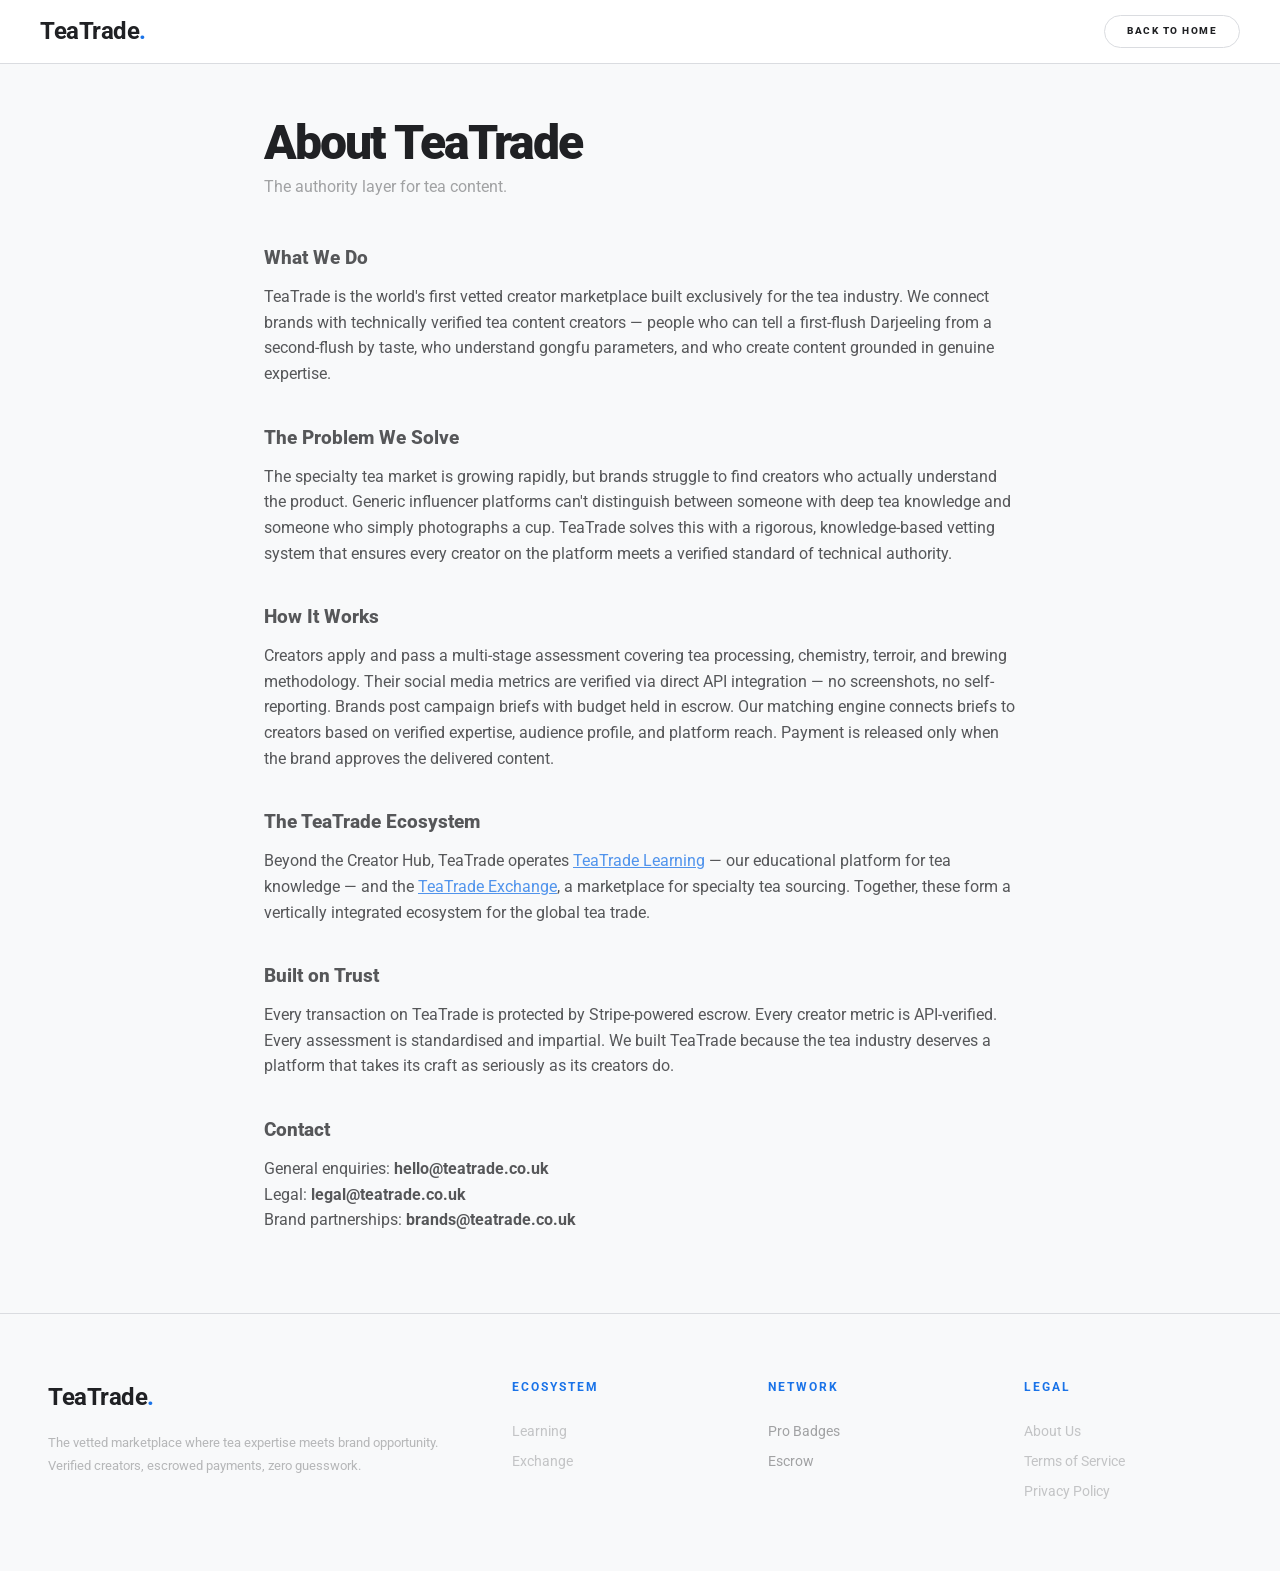
<file: about.html>
<!DOCTYPE html>
<html lang="en">
<head>
    <meta charset="UTF-8">
    <meta name="viewport" content="width=device-width, initial-scale=1.0">
    <title>About TeaTrade | The Story Behind the Tea Creator Marketplace</title>
    <meta name="description" content="Learn how TeaTrade is building the world's first dedicated marketplace for tea content creators and brands. Our mission, our team, and why we started.">
    <meta name="keywords" content="about TeaTrade, tea creator marketplace, tea marketing platform, tea industry">
    <link rel="canonical" href="https://creator.teatrade.co.uk/about.html">

    <!-- Open Graph / Social Sharing -->
    <meta property="og:type" content="website">
    <meta property="og:url" content="https://creator.teatrade.co.uk/about.html">
    <meta property="og:title" content="About TeaTrade | The Story Behind the Tea Creator Marketplace">
    <meta property="og:description" content="Learn how TeaTrade is building the world's first dedicated marketplace for tea content creators and brands.">
    <meta property="og:image" content="https://creator.teatrade.co.uk/social-sharing.jpg">
    <meta property="og:image:width" content="1200">
    <meta property="og:image:height" content="630">
    <meta property="og:site_name" content="TeaTrade Creator Hub">
    <meta property="og:locale" content="en_GB">

    <!-- Twitter / X Card -->
    <meta name="twitter:card" content="summary_large_image">
    <meta name="twitter:title" content="About TeaTrade | The Story Behind the Tea Creator Marketplace">
    <meta name="twitter:description" content="Learn how TeaTrade is building the world's first dedicated marketplace for tea content creators and brands.">
    <meta name="twitter:image" content="https://creator.teatrade.co.uk/social-sharing.jpg">

    <!-- Favicon & App Icons -->
    <link rel="icon" type="image/png"  href="icons/favicon-nb.png">
    <link rel="apple-touch-icon" href="icons/favicon-nb.png">
    <meta name="theme-color" content="#f8f9fa">

    <link href="https://fonts.googleapis.com/css2?family=Roboto:wght@400;500;700;900&display=swap" rel="stylesheet">
    <link rel="stylesheet" href="style.css?v=4">
</head>
<body>

    <nav>
        <div style="flex: 1;"><a href="index.html" class="logo">TeaTrade<span style="color:var(--accent)">.</span></a></div>
        <div style="flex: 1; display: flex; justify-content: flex-end; gap: 10px;">
            <a href="index.html" class="btn-pill btn-outline" style="text-decoration:none;">Back to Home</a>
        </div>
    </nav>

    <main style="max-width: 800px; margin: 0 auto; padding: 120px 24px 80px;">
        <h1 style="font-family: 'Roboto', sans-serif; font-size: 3rem; margin-bottom: 8px;">About TeaTrade</h1>
        <p style="opacity: 0.4; margin-bottom: 48px;">The authority layer for tea content.</p>

        <div style="line-height: 1.9; opacity: 0.75; font-size: 0.95rem;">

            <h2 style="font-size: 1.2rem; margin: 40px 0 16px; opacity: 1;">What We Do</h2>
            <p>TeaTrade is the world's first vetted creator marketplace built exclusively for the tea industry. We connect brands with technically verified tea content creators — people who can tell a first-flush Darjeeling from a second-flush by taste, who understand gongfu parameters, and who create content grounded in genuine expertise.</p>

            <h2 style="font-size: 1.2rem; margin: 40px 0 16px; opacity: 1;">The Problem We Solve</h2>
            <p>The specialty tea market is growing rapidly, but brands struggle to find creators who actually understand the product. Generic influencer platforms can't distinguish between someone with deep tea knowledge and someone who simply photographs a cup. TeaTrade solves this with a rigorous, knowledge-based vetting system that ensures every creator on the platform meets a verified standard of technical authority.</p>

            <h2 style="font-size: 1.2rem; margin: 40px 0 16px; opacity: 1;">How It Works</h2>
            <p>Creators apply and pass a multi-stage assessment covering tea processing, chemistry, terroir, and brewing methodology. Their social media metrics are verified via direct API integration — no screenshots, no self-reporting. Brands post campaign briefs with budget held in escrow. Our matching engine connects briefs to creators based on verified expertise, audience profile, and platform reach. Payment is released only when the brand approves the delivered content.</p>

            <h2 style="font-size: 1.2rem; margin: 40px 0 16px; opacity: 1;">The TeaTrade Ecosystem</h2>
            <p>Beyond the Creator Hub, TeaTrade operates <a href="https://teatrade.co.uk" target="_blank" rel="noopener" style="color:var(--accent);">TeaTrade Learning</a> — our educational platform for tea knowledge — and the <a href="https://exchange.teatrade.co.uk" target="_blank" rel="noopener" style="color:var(--accent);">TeaTrade Exchange</a>, a marketplace for specialty tea sourcing. Together, these form a vertically integrated ecosystem for the global tea trade.</p>

            <h2 style="font-size: 1.2rem; margin: 40px 0 16px; opacity: 1;">Built on Trust</h2>
            <p>Every transaction on TeaTrade is protected by Stripe-powered escrow. Every creator metric is API-verified. Every assessment is standardised and impartial. We built TeaTrade because the tea industry deserves a platform that takes its craft as seriously as its creators do.</p>

            <h2 style="font-size: 1.2rem; margin: 40px 0 16px; opacity: 1;">Contact</h2>
            <p>General enquiries: <strong>hello@teatrade.co.uk</strong><br>
            Legal: <strong>legal@teatrade.co.uk</strong><br>
            Brand partnerships: <strong>brands@teatrade.co.uk</strong></p>

        </div>
    </main>

    <footer>
        <div class="footer-col">
            <div class="logo">TeaTrade<span style="color:var(--accent)">.</span></div>
            <p style="margin-top: 16px;">The vetted marketplace where tea expertise meets brand opportunity. Verified creators, escrowed payments, zero guesswork.</p>
        </div>
        <div class="footer-col"><h4>Ecosystem</h4><ul><li><a href="https://teatrade.co.uk" target="_blank" rel="noopener" style="color:inherit; text-decoration:none; opacity:0.6;">Learning</a></li><li><a href="https://exchange.teatrade.co.uk" target="_blank" rel="noopener" style="color:inherit; text-decoration:none; opacity:0.6;">Exchange</a></li></ul></div>
        <div class="footer-col"><h4>Network</h4><ul><li>Pro Badges</li><li>Escrow</li></ul></div>
        <div class="footer-col"><h4>Legal</h4><ul><li><a href="about.html" style="color:inherit; text-decoration:none; opacity:0.6;">About Us</a></li><li><a href="terms.html" style="color:inherit; text-decoration:none; opacity:0.6;">Terms of Service</a></li><li><a href="privacy.html" style="color:inherit; text-decoration:none; opacity:0.6;">Privacy Policy</a></li></ul></div>
    </footer>

</body>
</html>
</file>
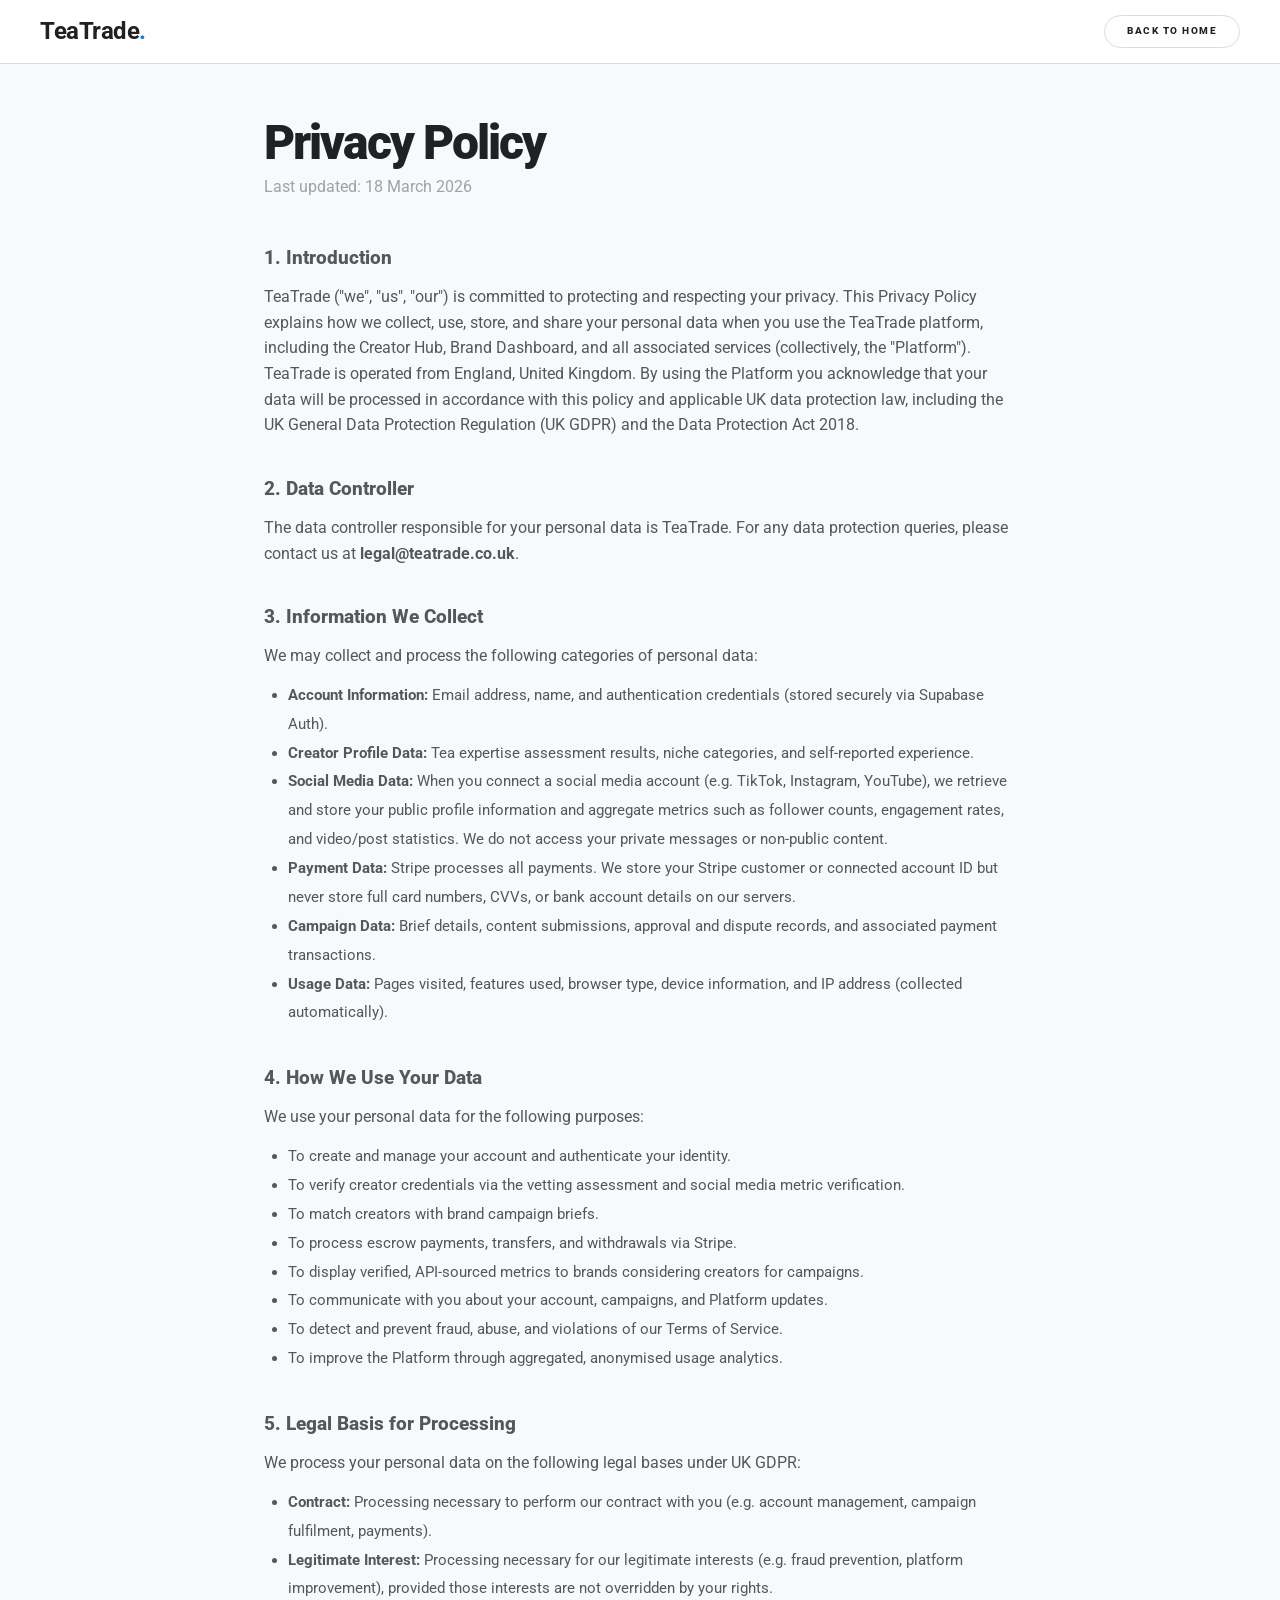
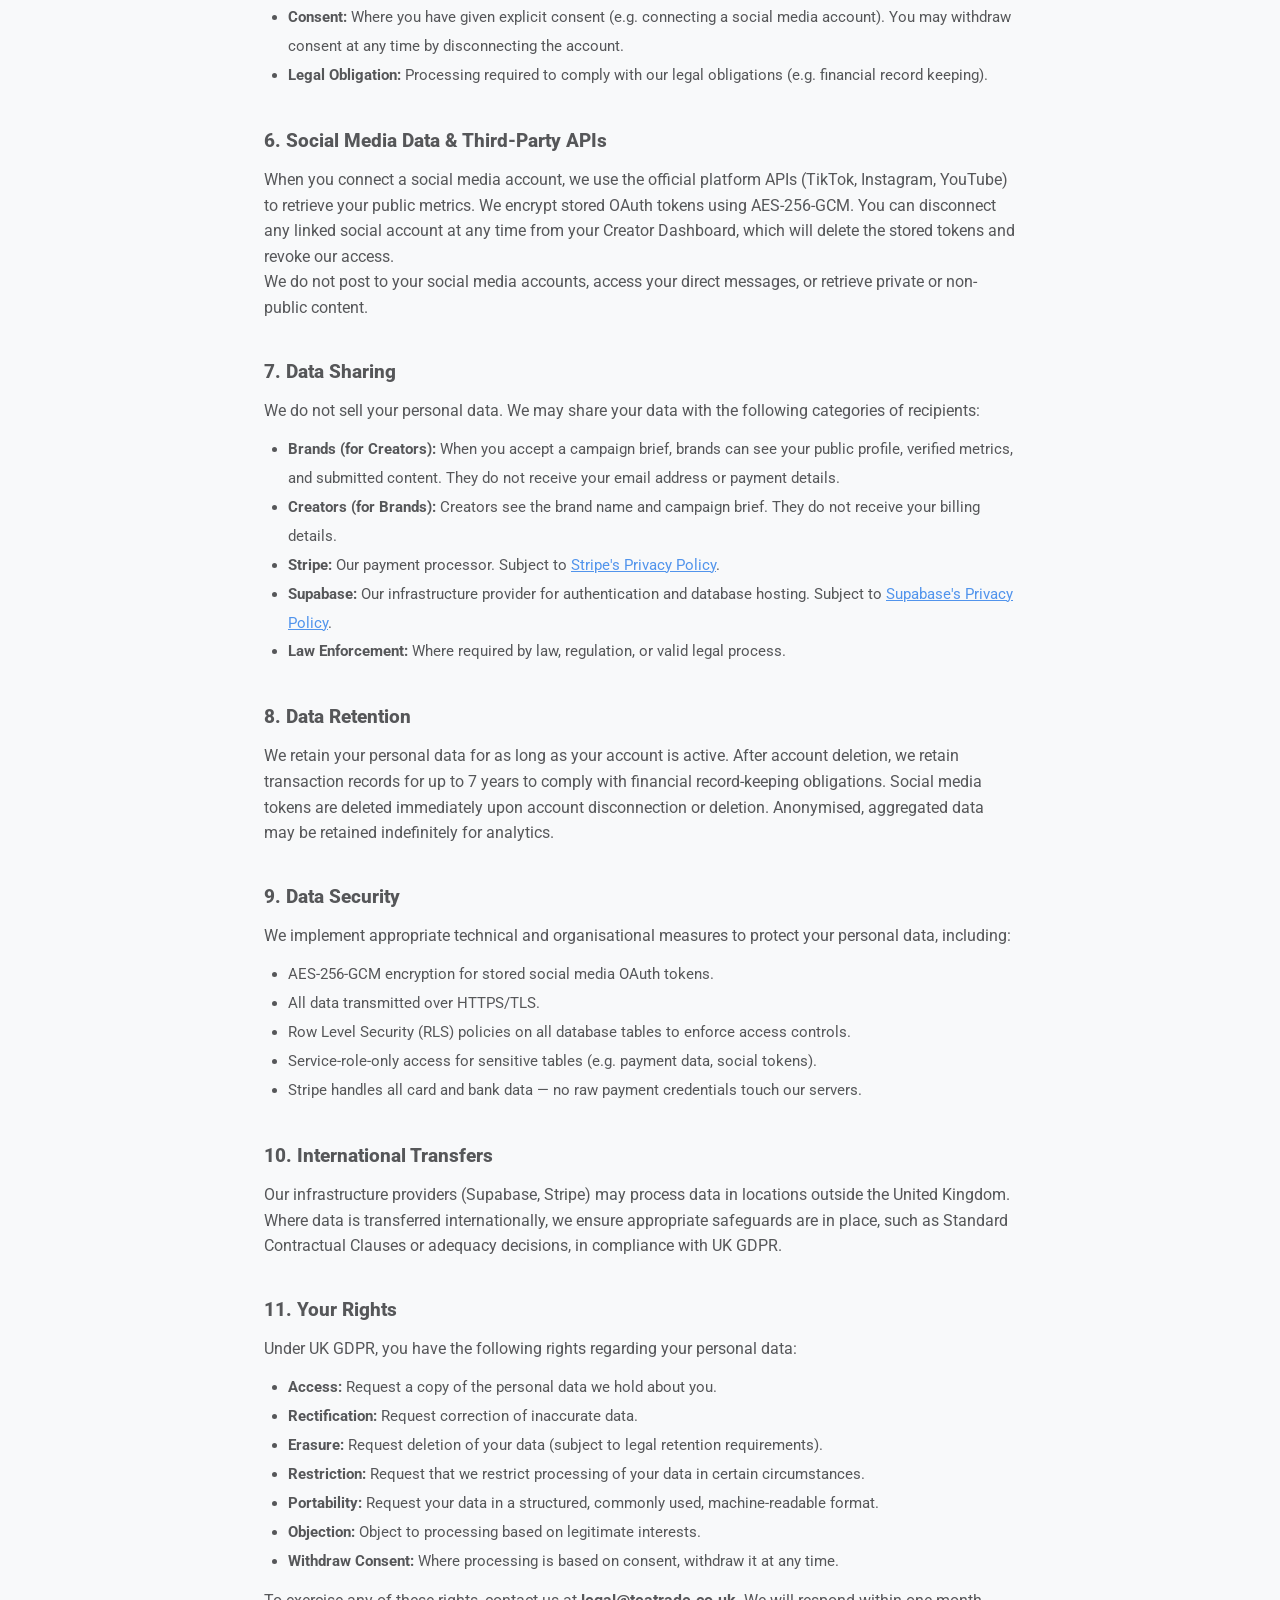
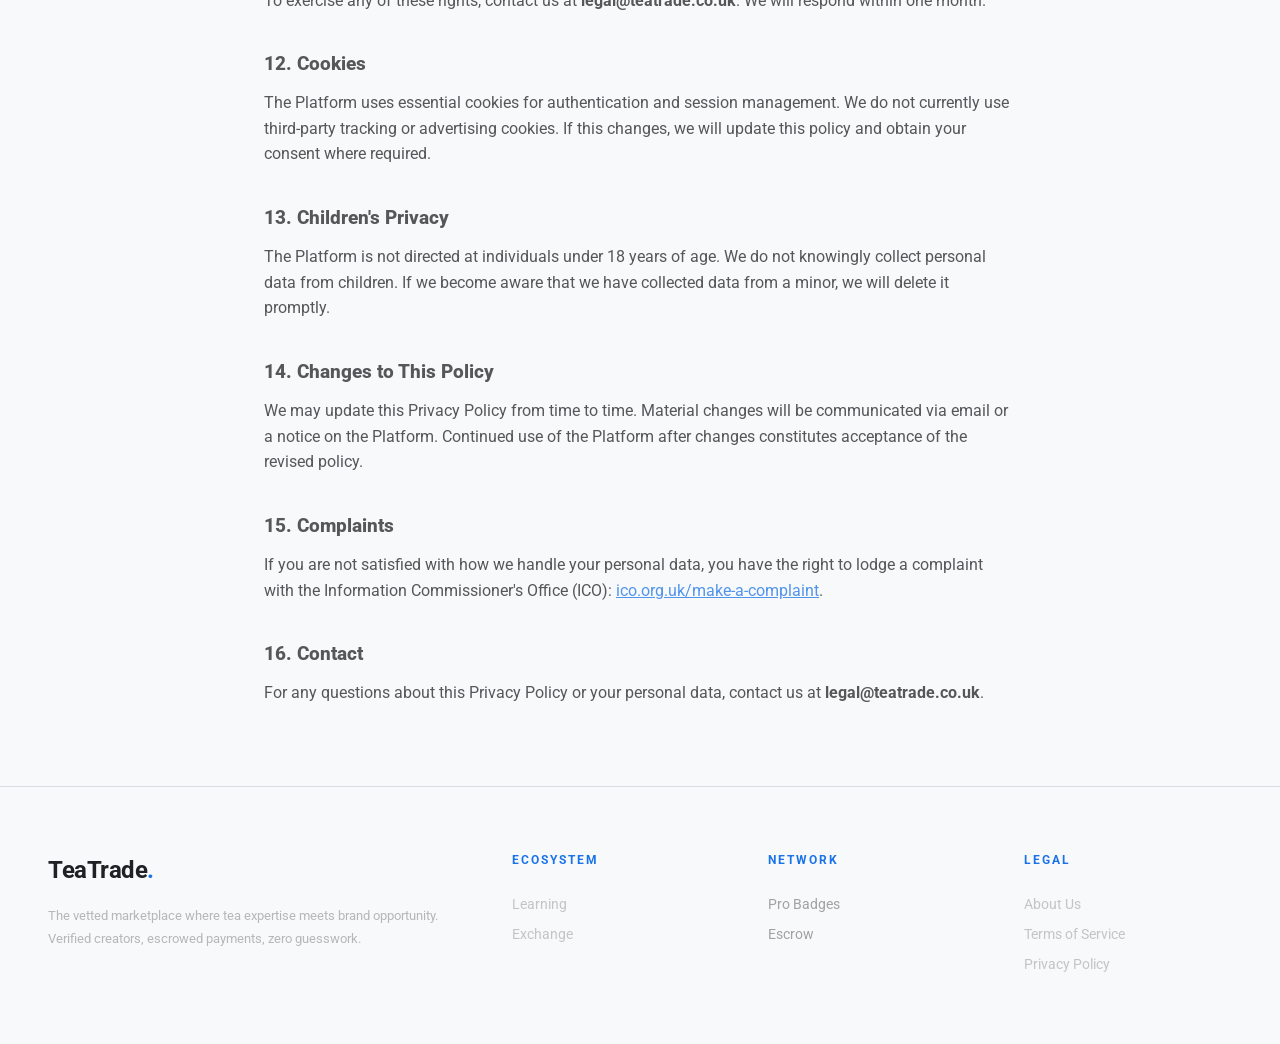
<file: privacy.html>
<!DOCTYPE html>
<html lang="en">
<head>
    <meta charset="UTF-8">
    <meta name="viewport" content="width=device-width, initial-scale=1.0">
    <title>Privacy Policy | TeaTrade Creator Hub</title>
    <meta name="description" content="TeaTrade Creator Hub privacy policy. How we collect, use, and protect your data across our tea creator and brand marketplace.">
    <link rel="canonical" href="https://creator.teatrade.co.uk/privacy.html">

    <!-- Open Graph -->
    <meta property="og:type" content="website">
    <meta property="og:url" content="https://creator.teatrade.co.uk/privacy.html">
    <meta property="og:title" content="Privacy Policy | TeaTrade Creator Hub">
    <meta property="og:description" content="How we collect, use, and protect your data across our tea creator and brand marketplace.">
    <meta property="og:image" content="https://creator.teatrade.co.uk/social-sharing.jpg">
    <meta property="og:site_name" content="TeaTrade Creator Hub">
    <meta property="og:locale" content="en_GB">

    <!-- Favicon -->
    <link rel="icon" type="image/png"  href="icons/favicon-nb.png">
    <link rel="apple-touch-icon" href="icons/favicon-nb.png">
    <meta name="theme-color" content="#f8f9fa">

    <link href="https://fonts.googleapis.com/css2?family=Roboto:wght@400;500;700;900&display=swap" rel="stylesheet">
    <link rel="stylesheet" href="style.css?v=4">
</head>
<body>

    <nav>
        <div style="flex: 1;"><a href="index.html" class="logo">TeaTrade<span style="color:var(--accent)">.</span></a></div>
        <div style="flex: 1; display: flex; justify-content: flex-end; gap: 10px;">
            <a href="index.html" class="btn-pill btn-outline" style="text-decoration:none;">Back to Home</a>
        </div>
    </nav>

    <main style="max-width: 800px; margin: 0 auto; padding: 120px 24px 80px;">
        <h1 style="font-family: 'Roboto', sans-serif; font-size: 3rem; margin-bottom: 8px;">Privacy Policy</h1>
        <p style="opacity: 0.4; margin-bottom: 48px;">Last updated: 18 March 2026</p>

        <div style="line-height: 1.9; opacity: 0.75; font-size: 0.95rem;">

            <h2 style="font-size: 1.2rem; margin: 40px 0 16px; opacity: 1;">1. Introduction</h2>
            <p>TeaTrade ("we", "us", "our") is committed to protecting and respecting your privacy. This Privacy Policy explains how we collect, use, store, and share your personal data when you use the TeaTrade platform, including the Creator Hub, Brand Dashboard, and all associated services (collectively, the "Platform").</p>
            <p>TeaTrade is operated from England, United Kingdom. By using the Platform you acknowledge that your data will be processed in accordance with this policy and applicable UK data protection law, including the UK General Data Protection Regulation (UK GDPR) and the Data Protection Act 2018.</p>

            <h2 style="font-size: 1.2rem; margin: 40px 0 16px; opacity: 1;">2. Data Controller</h2>
            <p>The data controller responsible for your personal data is TeaTrade. For any data protection queries, please contact us at <strong>legal@teatrade.co.uk</strong>.</p>

            <h2 style="font-size: 1.2rem; margin: 40px 0 16px; opacity: 1;">3. Information We Collect</h2>
            <p>We may collect and process the following categories of personal data:</p>
            <ul style="margin: 12px 0 12px 24px;">
                <li><strong>Account Information:</strong> Email address, name, and authentication credentials (stored securely via Supabase Auth).</li>
                <li><strong>Creator Profile Data:</strong> Tea expertise assessment results, niche categories, and self-reported experience.</li>
                <li><strong>Social Media Data:</strong> When you connect a social media account (e.g. TikTok, Instagram, YouTube), we retrieve and store your public profile information and aggregate metrics such as follower counts, engagement rates, and video/post statistics. We do not access your private messages or non-public content.</li>
                <li><strong>Payment Data:</strong> Stripe processes all payments. We store your Stripe customer or connected account ID but never store full card numbers, CVVs, or bank account details on our servers.</li>
                <li><strong>Campaign Data:</strong> Brief details, content submissions, approval and dispute records, and associated payment transactions.</li>
                <li><strong>Usage Data:</strong> Pages visited, features used, browser type, device information, and IP address (collected automatically).</li>
            </ul>

            <h2 style="font-size: 1.2rem; margin: 40px 0 16px; opacity: 1;">4. How We Use Your Data</h2>
            <p>We use your personal data for the following purposes:</p>
            <ul style="margin: 12px 0 12px 24px;">
                <li>To create and manage your account and authenticate your identity.</li>
                <li>To verify creator credentials via the vetting assessment and social media metric verification.</li>
                <li>To match creators with brand campaign briefs.</li>
                <li>To process escrow payments, transfers, and withdrawals via Stripe.</li>
                <li>To display verified, API-sourced metrics to brands considering creators for campaigns.</li>
                <li>To communicate with you about your account, campaigns, and Platform updates.</li>
                <li>To detect and prevent fraud, abuse, and violations of our Terms of Service.</li>
                <li>To improve the Platform through aggregated, anonymised usage analytics.</li>
            </ul>

            <h2 style="font-size: 1.2rem; margin: 40px 0 16px; opacity: 1;">5. Legal Basis for Processing</h2>
            <p>We process your personal data on the following legal bases under UK GDPR:</p>
            <ul style="margin: 12px 0 12px 24px;">
                <li><strong>Contract:</strong> Processing necessary to perform our contract with you (e.g. account management, campaign fulfilment, payments).</li>
                <li><strong>Legitimate Interest:</strong> Processing necessary for our legitimate interests (e.g. fraud prevention, platform improvement), provided those interests are not overridden by your rights.</li>
                <li><strong>Consent:</strong> Where you have given explicit consent (e.g. connecting a social media account). You may withdraw consent at any time by disconnecting the account.</li>
                <li><strong>Legal Obligation:</strong> Processing required to comply with our legal obligations (e.g. financial record keeping).</li>
            </ul>

            <h2 style="font-size: 1.2rem; margin: 40px 0 16px; opacity: 1;">6. Social Media Data &amp; Third-Party APIs</h2>
            <p>When you connect a social media account, we use the official platform APIs (TikTok, Instagram, YouTube) to retrieve your public metrics. We encrypt stored OAuth tokens using AES-256-GCM. You can disconnect any linked social account at any time from your Creator Dashboard, which will delete the stored tokens and revoke our access.</p>
            <p>We do not post to your social media accounts, access your direct messages, or retrieve private or non-public content.</p>

            <h2 style="font-size: 1.2rem; margin: 40px 0 16px; opacity: 1;">7. Data Sharing</h2>
            <p>We do not sell your personal data. We may share your data with the following categories of recipients:</p>
            <ul style="margin: 12px 0 12px 24px;">
                <li><strong>Brands (for Creators):</strong> When you accept a campaign brief, brands can see your public profile, verified metrics, and submitted content. They do not receive your email address or payment details.</li>
                <li><strong>Creators (for Brands):</strong> Creators see the brand name and campaign brief. They do not receive your billing details.</li>
                <li><strong>Stripe:</strong> Our payment processor. Subject to <a href="https://stripe.com/gb/privacy" target="_blank" rel="noopener" style="color: var(--accent);">Stripe's Privacy Policy</a>.</li>
                <li><strong>Supabase:</strong> Our infrastructure provider for authentication and database hosting. Subject to <a href="https://supabase.com/privacy" target="_blank" rel="noopener" style="color: var(--accent);">Supabase's Privacy Policy</a>.</li>
                <li><strong>Law Enforcement:</strong> Where required by law, regulation, or valid legal process.</li>
            </ul>

            <h2 style="font-size: 1.2rem; margin: 40px 0 16px; opacity: 1;">8. Data Retention</h2>
            <p>We retain your personal data for as long as your account is active. After account deletion, we retain transaction records for up to 7 years to comply with financial record-keeping obligations. Social media tokens are deleted immediately upon account disconnection or deletion. Anonymised, aggregated data may be retained indefinitely for analytics.</p>

            <h2 style="font-size: 1.2rem; margin: 40px 0 16px; opacity: 1;">9. Data Security</h2>
            <p>We implement appropriate technical and organisational measures to protect your personal data, including:</p>
            <ul style="margin: 12px 0 12px 24px;">
                <li>AES-256-GCM encryption for stored social media OAuth tokens.</li>
                <li>All data transmitted over HTTPS/TLS.</li>
                <li>Row Level Security (RLS) policies on all database tables to enforce access controls.</li>
                <li>Service-role-only access for sensitive tables (e.g. payment data, social tokens).</li>
                <li>Stripe handles all card and bank data — no raw payment credentials touch our servers.</li>
            </ul>

            <h2 style="font-size: 1.2rem; margin: 40px 0 16px; opacity: 1;">10. International Transfers</h2>
            <p>Our infrastructure providers (Supabase, Stripe) may process data in locations outside the United Kingdom. Where data is transferred internationally, we ensure appropriate safeguards are in place, such as Standard Contractual Clauses or adequacy decisions, in compliance with UK GDPR.</p>

            <h2 style="font-size: 1.2rem; margin: 40px 0 16px; opacity: 1;">11. Your Rights</h2>
            <p>Under UK GDPR, you have the following rights regarding your personal data:</p>
            <ul style="margin: 12px 0 12px 24px;">
                <li><strong>Access:</strong> Request a copy of the personal data we hold about you.</li>
                <li><strong>Rectification:</strong> Request correction of inaccurate data.</li>
                <li><strong>Erasure:</strong> Request deletion of your data (subject to legal retention requirements).</li>
                <li><strong>Restriction:</strong> Request that we restrict processing of your data in certain circumstances.</li>
                <li><strong>Portability:</strong> Request your data in a structured, commonly used, machine-readable format.</li>
                <li><strong>Objection:</strong> Object to processing based on legitimate interests.</li>
                <li><strong>Withdraw Consent:</strong> Where processing is based on consent, withdraw it at any time.</li>
            </ul>
            <p>To exercise any of these rights, contact us at <strong>legal@teatrade.co.uk</strong>. We will respond within one month.</p>

            <h2 style="font-size: 1.2rem; margin: 40px 0 16px; opacity: 1;">12. Cookies</h2>
            <p>The Platform uses essential cookies for authentication and session management. We do not currently use third-party tracking or advertising cookies. If this changes, we will update this policy and obtain your consent where required.</p>

            <h2 style="font-size: 1.2rem; margin: 40px 0 16px; opacity: 1;">13. Children's Privacy</h2>
            <p>The Platform is not directed at individuals under 18 years of age. We do not knowingly collect personal data from children. If we become aware that we have collected data from a minor, we will delete it promptly.</p>

            <h2 style="font-size: 1.2rem; margin: 40px 0 16px; opacity: 1;">14. Changes to This Policy</h2>
            <p>We may update this Privacy Policy from time to time. Material changes will be communicated via email or a notice on the Platform. Continued use of the Platform after changes constitutes acceptance of the revised policy.</p>

            <h2 style="font-size: 1.2rem; margin: 40px 0 16px; opacity: 1;">15. Complaints</h2>
            <p>If you are not satisfied with how we handle your personal data, you have the right to lodge a complaint with the Information Commissioner's Office (ICO): <a href="https://ico.org.uk/make-a-complaint/" target="_blank" rel="noopener" style="color: var(--accent);">ico.org.uk/make-a-complaint</a>.</p>

            <h2 style="font-size: 1.2rem; margin: 40px 0 16px; opacity: 1;">16. Contact</h2>
            <p>For any questions about this Privacy Policy or your personal data, contact us at <strong>legal@teatrade.co.uk</strong>.</p>

        </div>
    </main>

    <footer>
        <div class="footer-col">
            <div class="logo">TeaTrade<span style="color:var(--accent)">.</span></div>
            <p style="margin-top: 16px;">The vetted marketplace where tea expertise meets brand opportunity. Verified creators, escrowed payments, zero guesswork.</p>
        </div>
        <div class="footer-col"><h4>Ecosystem</h4><ul><li><a href="https://teatrade.co.uk" target="_blank" rel="noopener" style="color:inherit; text-decoration:none; opacity:0.6;">Learning</a></li><li><a href="https://exchange.teatrade.co.uk" target="_blank" rel="noopener" style="color:inherit; text-decoration:none; opacity:0.6;">Exchange</a></li></ul></div>
        <div class="footer-col"><h4>Network</h4><ul><li>Pro Badges</li><li>Escrow</li></ul></div>
        <div class="footer-col"><h4>Legal</h4><ul><li><a href="about.html" style="color:inherit; text-decoration:none; opacity:0.6;">About Us</a></li><li><a href="terms.html" style="color:inherit; text-decoration:none; opacity:0.6;">Terms of Service</a></li><li><a href="privacy.html" style="color:inherit; text-decoration:none; opacity:0.6;">Privacy Policy</a></li></ul></div>
    </footer>

</body>
</html>
</file>
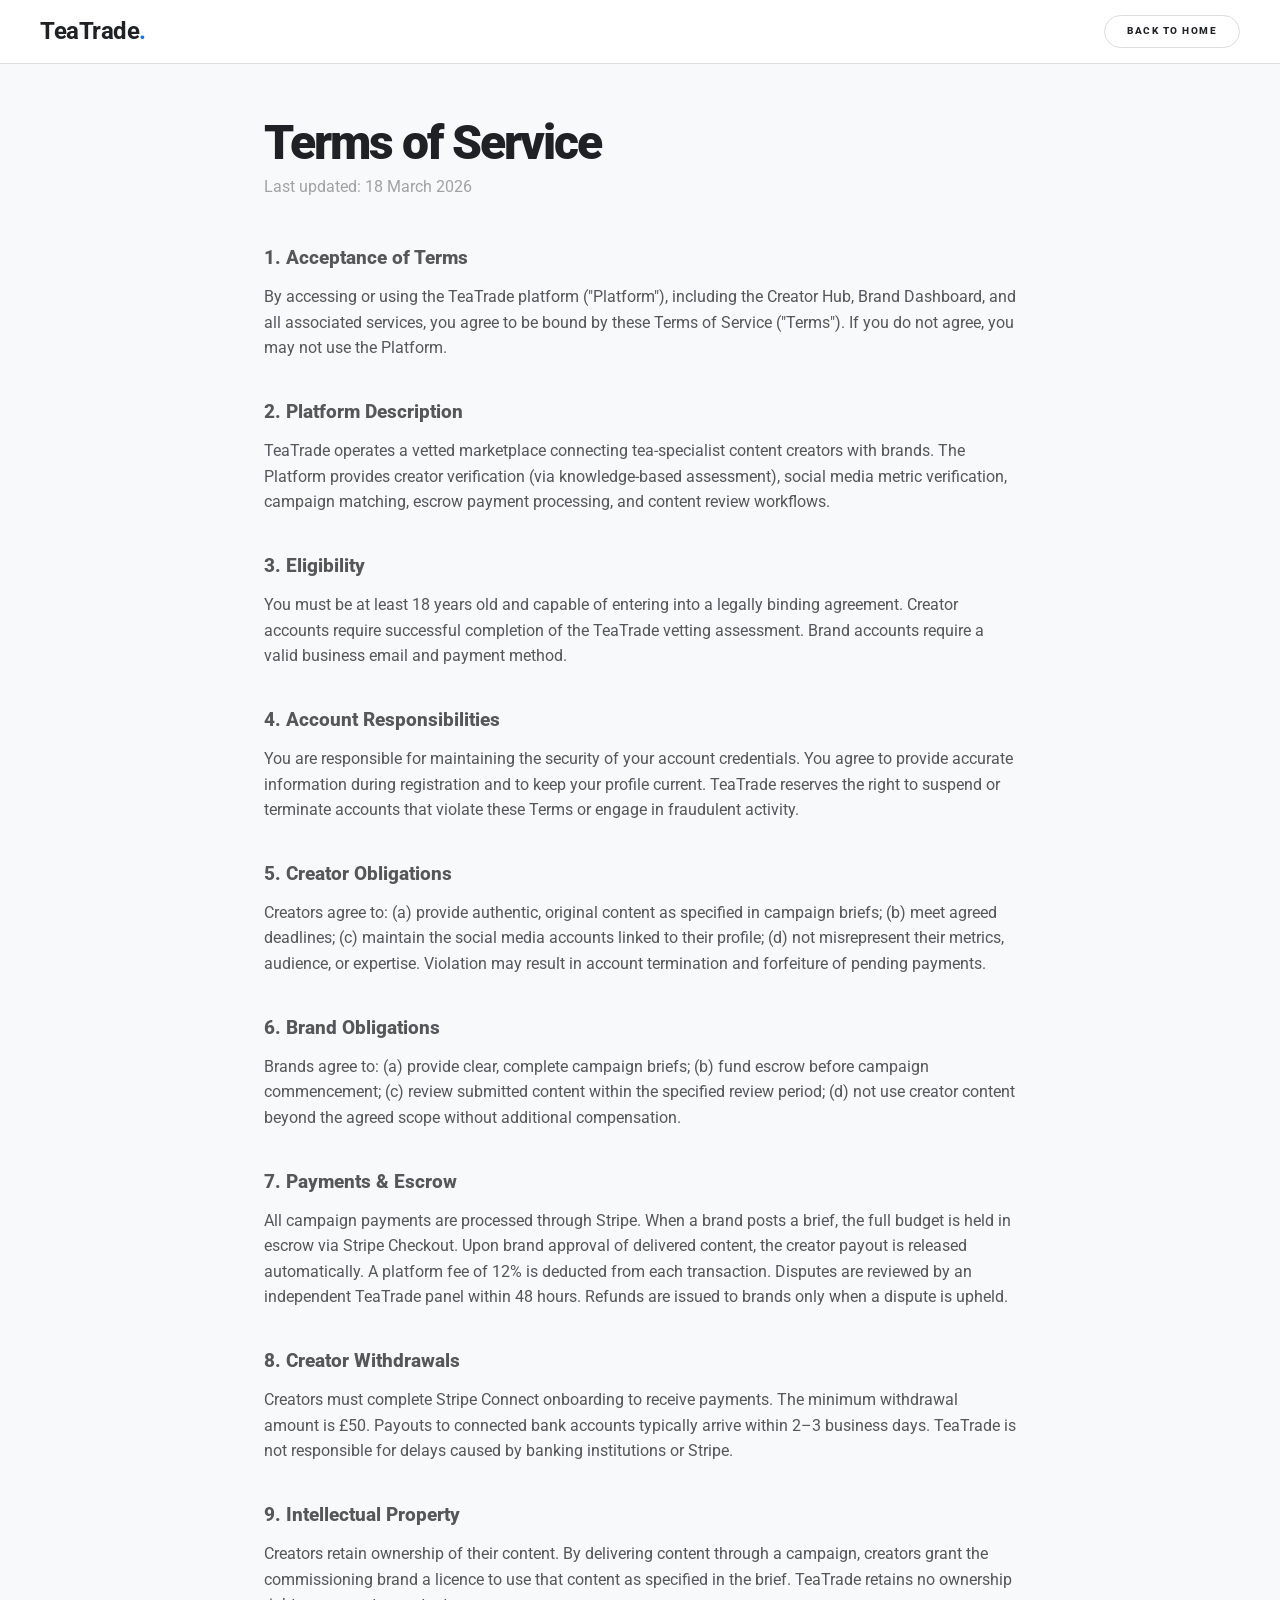
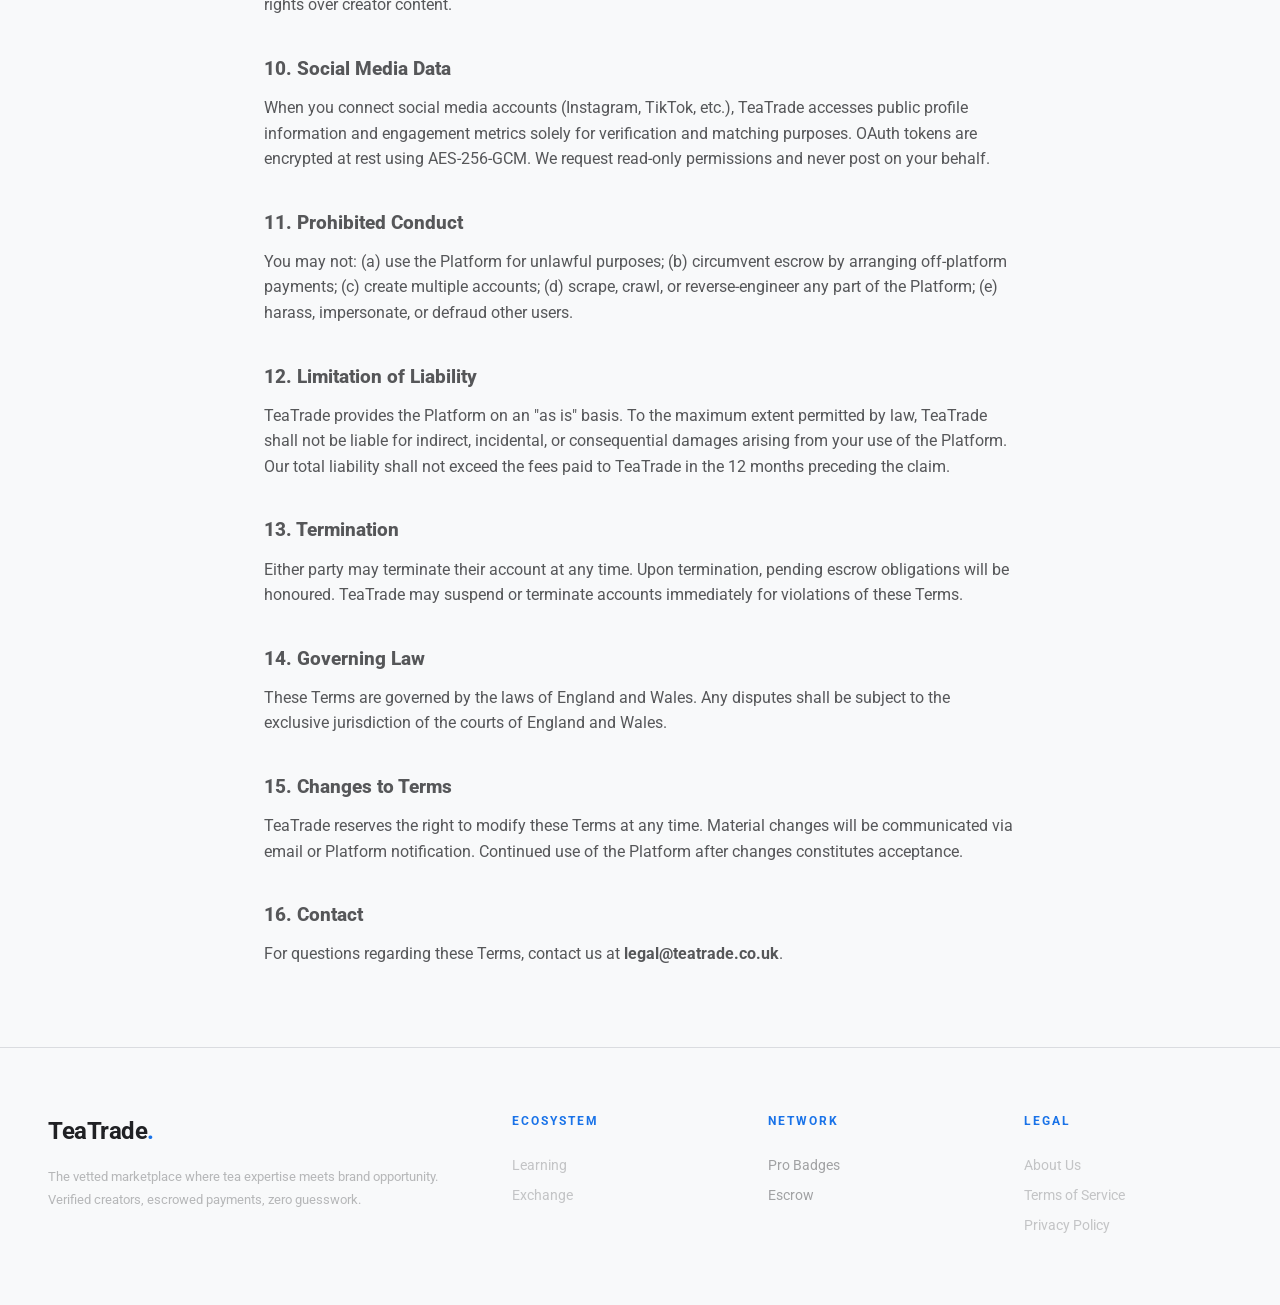
<file: terms.html>
<!DOCTYPE html>
<html lang="en">
<head>
    <meta charset="UTF-8">
    <meta name="viewport" content="width=device-width, initial-scale=1.0">
    <title>Terms of Service | TeaTrade Creator Hub</title>
    <meta name="description" content="TeaTrade Creator Hub terms of service. Rules, obligations, and legal terms governing use of our tea creator and brand marketplace.">
    <link rel="canonical" href="https://creator.teatrade.co.uk/terms.html">

    <!-- Open Graph -->
    <meta property="og:type" content="website">
    <meta property="og:url" content="https://creator.teatrade.co.uk/terms.html">
    <meta property="og:title" content="Terms of Service | TeaTrade Creator Hub">
    <meta property="og:description" content="Rules, obligations, and legal terms governing use of the TeaTrade marketplace.">
    <meta property="og:image" content="https://creator.teatrade.co.uk/social-sharing.jpg">
    <meta property="og:site_name" content="TeaTrade Creator Hub">
    <meta property="og:locale" content="en_GB">

    <!-- Favicon -->
    <link rel="icon" type="image/png"  href="icons/favicon-nb.png">
    <link rel="apple-touch-icon" href="icons/favicon-nb.png">
    <meta name="theme-color" content="#f8f9fa">

    <link href="https://fonts.googleapis.com/css2?family=Roboto:wght@400;500;700;900&display=swap" rel="stylesheet">
    <link rel="stylesheet" href="style.css?v=4">
</head>
<body>

    <nav>
        <div style="flex: 1;"><a href="index.html" class="logo">TeaTrade<span style="color:var(--accent)">.</span></a></div>
        <div style="flex: 1; display: flex; justify-content: flex-end; gap: 10px;">
            <a href="index.html" class="btn-pill btn-outline" style="text-decoration:none;">Back to Home</a>
        </div>
    </nav>

    <main style="max-width: 800px; margin: 0 auto; padding: 120px 24px 80px;">
        <h1 style="font-family: 'Roboto', sans-serif; font-size: 3rem; margin-bottom: 8px;">Terms of Service</h1>
        <p style="opacity: 0.4; margin-bottom: 48px;">Last updated: 18 March 2026</p>

        <div style="line-height: 1.9; opacity: 0.75; font-size: 0.95rem;">

            <h2 style="font-size: 1.2rem; margin: 40px 0 16px; opacity: 1;">1. Acceptance of Terms</h2>
            <p>By accessing or using the TeaTrade platform ("Platform"), including the Creator Hub, Brand Dashboard, and all associated services, you agree to be bound by these Terms of Service ("Terms"). If you do not agree, you may not use the Platform.</p>

            <h2 style="font-size: 1.2rem; margin: 40px 0 16px; opacity: 1;">2. Platform Description</h2>
            <p>TeaTrade operates a vetted marketplace connecting tea-specialist content creators with brands. The Platform provides creator verification (via knowledge-based assessment), social media metric verification, campaign matching, escrow payment processing, and content review workflows.</p>

            <h2 style="font-size: 1.2rem; margin: 40px 0 16px; opacity: 1;">3. Eligibility</h2>
            <p>You must be at least 18 years old and capable of entering into a legally binding agreement. Creator accounts require successful completion of the TeaTrade vetting assessment. Brand accounts require a valid business email and payment method.</p>

            <h2 style="font-size: 1.2rem; margin: 40px 0 16px; opacity: 1;">4. Account Responsibilities</h2>
            <p>You are responsible for maintaining the security of your account credentials. You agree to provide accurate information during registration and to keep your profile current. TeaTrade reserves the right to suspend or terminate accounts that violate these Terms or engage in fraudulent activity.</p>

            <h2 style="font-size: 1.2rem; margin: 40px 0 16px; opacity: 1;">5. Creator Obligations</h2>
            <p>Creators agree to: (a) provide authentic, original content as specified in campaign briefs; (b) meet agreed deadlines; (c) maintain the social media accounts linked to their profile; (d) not misrepresent their metrics, audience, or expertise. Violation may result in account termination and forfeiture of pending payments.</p>

            <h2 style="font-size: 1.2rem; margin: 40px 0 16px; opacity: 1;">6. Brand Obligations</h2>
            <p>Brands agree to: (a) provide clear, complete campaign briefs; (b) fund escrow before campaign commencement; (c) review submitted content within the specified review period; (d) not use creator content beyond the agreed scope without additional compensation.</p>

            <h2 style="font-size: 1.2rem; margin: 40px 0 16px; opacity: 1;">7. Payments &amp; Escrow</h2>
            <p>All campaign payments are processed through Stripe. When a brand posts a brief, the full budget is held in escrow via Stripe Checkout. Upon brand approval of delivered content, the creator payout is released automatically. A platform fee of 12% is deducted from each transaction. Disputes are reviewed by an independent TeaTrade panel within 48 hours. Refunds are issued to brands only when a dispute is upheld.</p>

            <h2 style="font-size: 1.2rem; margin: 40px 0 16px; opacity: 1;">8. Creator Withdrawals</h2>
            <p>Creators must complete Stripe Connect onboarding to receive payments. The minimum withdrawal amount is £50. Payouts to connected bank accounts typically arrive within 2–3 business days. TeaTrade is not responsible for delays caused by banking institutions or Stripe.</p>

            <h2 style="font-size: 1.2rem; margin: 40px 0 16px; opacity: 1;">9. Intellectual Property</h2>
            <p>Creators retain ownership of their content. By delivering content through a campaign, creators grant the commissioning brand a licence to use that content as specified in the brief. TeaTrade retains no ownership rights over creator content.</p>

            <h2 style="font-size: 1.2rem; margin: 40px 0 16px; opacity: 1;">10. Social Media Data</h2>
            <p>When you connect social media accounts (Instagram, TikTok, etc.), TeaTrade accesses public profile information and engagement metrics solely for verification and matching purposes. OAuth tokens are encrypted at rest using AES-256-GCM. We request read-only permissions and never post on your behalf.</p>

            <h2 style="font-size: 1.2rem; margin: 40px 0 16px; opacity: 1;">11. Prohibited Conduct</h2>
            <p>You may not: (a) use the Platform for unlawful purposes; (b) circumvent escrow by arranging off-platform payments; (c) create multiple accounts; (d) scrape, crawl, or reverse-engineer any part of the Platform; (e) harass, impersonate, or defraud other users.</p>

            <h2 style="font-size: 1.2rem; margin: 40px 0 16px; opacity: 1;">12. Limitation of Liability</h2>
            <p>TeaTrade provides the Platform on an "as is" basis. To the maximum extent permitted by law, TeaTrade shall not be liable for indirect, incidental, or consequential damages arising from your use of the Platform. Our total liability shall not exceed the fees paid to TeaTrade in the 12 months preceding the claim.</p>

            <h2 style="font-size: 1.2rem; margin: 40px 0 16px; opacity: 1;">13. Termination</h2>
            <p>Either party may terminate their account at any time. Upon termination, pending escrow obligations will be honoured. TeaTrade may suspend or terminate accounts immediately for violations of these Terms.</p>

            <h2 style="font-size: 1.2rem; margin: 40px 0 16px; opacity: 1;">14. Governing Law</h2>
            <p>These Terms are governed by the laws of England and Wales. Any disputes shall be subject to the exclusive jurisdiction of the courts of England and Wales.</p>

            <h2 style="font-size: 1.2rem; margin: 40px 0 16px; opacity: 1;">15. Changes to Terms</h2>
            <p>TeaTrade reserves the right to modify these Terms at any time. Material changes will be communicated via email or Platform notification. Continued use of the Platform after changes constitutes acceptance.</p>

            <h2 style="font-size: 1.2rem; margin: 40px 0 16px; opacity: 1;">16. Contact</h2>
            <p>For questions regarding these Terms, contact us at <strong>legal@teatrade.co.uk</strong>.</p>

        </div>
    </main>

    <footer>
        <div class="footer-col">
            <div class="logo">TeaTrade<span style="color:var(--accent)">.</span></div>
            <p style="margin-top: 16px;">The vetted marketplace where tea expertise meets brand opportunity. Verified creators, escrowed payments, zero guesswork.</p>
        </div>
        <div class="footer-col"><h4>Ecosystem</h4><ul><li><a href="https://teatrade.co.uk" target="_blank" rel="noopener" style="color:inherit; text-decoration:none; opacity:0.6;">Learning</a></li><li><a href="https://exchange.teatrade.co.uk" target="_blank" rel="noopener" style="color:inherit; text-decoration:none; opacity:0.6;">Exchange</a></li></ul></div>
        <div class="footer-col"><h4>Network</h4><ul><li>Pro Badges</li><li>Escrow</li></ul></div>
        <div class="footer-col"><h4>Legal</h4><ul><li><a href="about.html" style="color:inherit; text-decoration:none; opacity:0.6;">About Us</a></li><li><a href="terms.html" style="color:inherit; text-decoration:none; opacity:0.6;">Terms of Service</a></li><li><a href="privacy.html" style="color:inherit; text-decoration:none; opacity:0.6;">Privacy Policy</a></li></ul></div>
    </footer>

</body>
</html>
</file>
<file: style.css>
/* === TEATRADE DESIGN SYSTEM V4 — Polished & Compact === */

/* ── TOKENS ── */
:root {
    --bg: #f8f9fa;
    --panel: #ffffff;
    --panel-solid: #ffffff;
    --accent: #1a73e8;
    --brand: #1a0dab;
    --border: #dadce0;
    --brand-border: #dadce0;
    --glass: transparent;
    --glass-border: #dadce0;
    --glass-blur: none;
    --text-main: #202124;
    --text-dim: #3c4043;
    --shadow-card: 0 1px 4px rgba(0,0,0,0.07), 0 4px 12px rgba(0,0,0,0.04);
    --shadow-hover: 0 6px 20px rgba(0,0,0,0.1);
    --radius-sm: 8px;
    --radius-md: 12px;
    --radius-lg: 16px;
    --radius-pill: 999px;
    --transition: all 0.2s ease;
}

/* ── RESET ── */
*, *::before, *::after { box-sizing: border-box; margin: 0; padding: 0; }
html { scroll-behavior: smooth; }
body {
    background: var(--bg);
    color: var(--text-main);
    font-family: 'Roboto', sans-serif;
    font-size: 16px;
    margin: 0;
    overflow-x: hidden;
    width: 100%;
    line-height: 1.6;
    -webkit-font-smoothing: antialiased;
}

/* ── TYPOGRAPHY ── */
h1 {
    color: var(--text-main);
    font-family: 'Roboto', sans-serif;
    font-size: clamp(3rem, 8vw, 6rem);
    line-height: 0.95;
    font-weight: 900;
    letter-spacing: -2px;
}
h2 {
    color: var(--text-main);
    font-family: 'Roboto', sans-serif;
    font-size: clamp(2rem, 4vw, 3rem);
    font-weight: 800;
    line-height: 1.1;
}
h3 { font-size: 1.25rem; font-weight: 700; margin-bottom: 6px; color: var(--text-main); }
h4 { font-size: 1rem; font-weight: 700; margin-bottom: 4px; color: var(--text-main); }
p { margin: 0; font-size: 1rem; line-height: 1.6; }

.logo {
    font-family: 'Roboto', sans-serif;
    font-size: 1.5rem;
    font-weight: 700;
    letter-spacing: -0.5px;
    text-decoration: none;
    color: var(--text-main);
}

/* ── SCROLL REVEAL ── */
.reveal {
    opacity: 0;
    transform: translateY(30px);
    transition: opacity 0.7s ease, transform 0.7s ease;
}
.reveal.active {
    opacity: 1;
    transform: translateY(0);
}

/* ── NAVIGATION ── */
nav {
    position: fixed;
    top: 0;
    width: 100%;
    height: 64px;
    padding: 0 40px;
    display: flex;
    justify-content: space-between;
    align-items: center;
    z-index: 1000;
    background: var(--panel);
    border-bottom: 1px solid var(--border);
}
.nav-links {
    display: flex;
    gap: 32px;
    font-size: 0.65rem;
    letter-spacing: 2px;
    text-transform: uppercase;
    font-weight: 700;
}
.nav-links-center { flex: 2; justify-content: center; }
.nav-actions { display: flex; gap: 12px; align-items: center; }
.nav-actions-end { flex: 1; justify-content: flex-end; }
.nav-links a {
    color: var(--text-main);
    text-decoration: none;
    opacity: 0.5;
    transition: 0.3s;
}
.nav-links a:hover { opacity: 1; color: var(--accent); }

/* ── NAV HAMBURGER (hidden on desktop) ── */
.nav-hamburger {
    display: none;
    flex-direction: column;
    gap: 5px;
    background: none;
    border: none;
    cursor: pointer;
    padding: 8px;
    z-index: 10;
}
.nav-hamburger span {
    display: block;
    width: 22px;
    height: 2px;
    background: var(--text-main);
    border-radius: 2px;
    transition: 0.3s;
}

/* ── BUTTONS ── */
.btn-pill {
    background: var(--accent);
    color: #ffffff !important;
    padding: 14px 36px;
    border-radius: var(--radius-pill);
    font-weight: 800;
    text-transform: uppercase;
    letter-spacing: 1.5px;
    border: none;
    cursor: pointer;
    transition: var(--transition);
    font-size: 0.75rem;
    font-family: 'Roboto', sans-serif;
    display: inline-block;
    text-decoration: none;
    line-height: 1;
    position: relative;
    overflow: hidden;
}
.btn-pill::before {
    content: '';
    position: absolute;
    inset: 0;
    background: linear-gradient(135deg, rgba(255,255,255,0.15), transparent);
    opacity: 0;
    transition: opacity 0.3s ease;
}
.btn-pill:hover::before { opacity: 1; }
.btn-pill:hover {
    transform: translateY(-2px);
    box-shadow: var(--shadow-hover);
}
.btn-pill:active { transform: translateY(0); }

.btn-outline {
    background: var(--panel) !important;
    color: var(--text-main) !important;
    border: 1px solid var(--border) !important;
    padding: 10px 22px !important;
    font-size: 0.65rem !important;
}
.btn-outline:hover {
    border-color: var(--border) !important;
    background: var(--panel) !important;
    box-shadow: var(--shadow-hover) !important;
}

.btn-brand-orange {
    background: var(--brand) !important;
    color: #ffffff !important;
}
.btn-brand-orange:hover {
    box-shadow: var(--shadow-hover) !important;
}

/* ── BRAND PAGE OVERRIDES ── */
.brand-page { --border: rgba(255, 94, 0, 0.12); }
.brand-page .btn-pill:not(.btn-outline):not(.btn-brand-orange) {
    background: var(--brand);
    color: #ffffff;
}
.brand-page .btn-pill:not(.btn-outline):not(.btn-brand-orange):hover {
    box-shadow: var(--shadow-hover);
}
.brand-page .nav-links a:hover { color: var(--brand); }

/* ── TICKER ── */
.ticker-wrap {
    width: 100%;
    overflow: hidden;
    background: var(--accent);
    color: #000;
    padding: 22px 0;
    margin: 60px 0;
}
.brand-page .ticker-wrap { background: var(--brand); color: #ffffff; }

.ticker {
    display: inline-flex;
    white-space: nowrap;
    animation: ticker 45s linear infinite;
    font-weight: 900;
    font-size: 0.75rem;
    letter-spacing: 5px;
    text-transform: uppercase;
    gap: 0;
}
.ticker span { padding: 0 24px; }
@keyframes ticker {
    0% { transform: translate3d(0, 0, 0); }
    100% { transform: translate3d(-50%, 0, 0); }
}
@keyframes spin {
    0% { transform: rotate(0deg); }
    100% { transform: rotate(360deg); }
}

/* ── PROGRESS BAR ── */
.progress-container {
    width: 100%;
    height: 4px;
    background: var(--border);
    border-radius: var(--radius-pill);
    margin-bottom: 32px;
    overflow: hidden;
}
.progress-bar {
    height: 100%;
    width: 0%;
    background: var(--accent);
    border-radius: var(--radius-pill);
    transition: width 0.4s ease;
}
.brand-page .progress-bar { background: var(--brand); }

/* ── BADGE SECTION & CAROUSEL ── */
.badges-section { padding: 80px 0 80px 48px; }

.badge-carousel {
    display: flex;
    gap: 20px;
    overflow-x: auto;
    padding: 32px 48px 24px 0;
    scrollbar-width: none;
    scroll-snap-type: x mandatory;
}
.badge-carousel::-webkit-scrollbar { display: none; }

.badge-card {
    flex: 0 0 280px;
    scroll-snap-align: start;
    background: var(--panel);
    border: 1px solid var(--glass-border);
    border-radius: var(--radius-lg);
    padding: 36px 28px;
    text-align: center;
    transition: var(--transition);
    box-shadow: var(--shadow-card);
}
.badge-card:hover {
    border-color: rgba(26,115,232,0.25);
    transform: translateY(-4px);
    box-shadow: var(--shadow-hover);
}
.brand-page .badge-card:hover { border-color: rgba(255,94,0,0.35); }

.badge-card .badge-icon-display {
    width: 52px;
    height: 52px;
    border-radius: 50%;
    background: rgba(26,115,232,0.08);
    border: 1px solid rgba(26,115,232,0.25);
    display: flex;
    align-items: center;
    justify-content: center;
    margin: 0 auto 20px auto;
    color: var(--accent);
}
.badge-card .badge-icon-display svg { width: 22px; height: 22px; stroke: var(--accent); fill: none; stroke-width: 2; stroke-linecap: round; stroke-linejoin: round; }
.brand-page .badge-card .badge-icon-display { background: rgba(255,94,0,0.08); border-color: rgba(255,94,0,0.25); color: var(--brand); }
.brand-page .badge-card .badge-icon-display svg { stroke: var(--brand); }

.badge-card p { opacity: 0.45; font-size: 0.85rem; line-height: 1.5; }

/* Brand numbered icons */
.badge-icon-num {
    width: 48px;
    height: 48px;
    background: rgba(255,94,0,0.08);
    border: 1px solid rgba(255,94,0,0.3);
    border-radius: 50%;
    display: flex;
    align-items: center;
    justify-content: center;
    margin: 0 auto 18px auto;
    color: var(--brand);
    font-weight: 900;
    font-size: 1rem;
}

/* ── TALENT POOL EXPANDED SECTION ── */
.talent-pool-section { padding: 80px 48px; }
.tp-header { max-width: 640px; margin-bottom: 64px; }

.tp-step {
    display: grid;
    grid-template-columns: 1fr 1.3fr;
    gap: 48px;
    align-items: start;
    margin-bottom: 72px;
}
.tp-step.reverse { direction: rtl; }
.tp-step.reverse > * { direction: ltr; }

.tp-step-info { padding-top: 16px; }
.tp-step-info h3 { font-size: 1.5rem; margin: 12px 0 12px 0; }
.tp-step-info > p { opacity: 0.5; font-size: 0.9rem; line-height: 1.7; margin-bottom: 20px; }

.tp-checklist { list-style: none; padding: 0; margin: 0; }
.tp-checklist li {
    position: relative;
    padding-left: 22px;
    font-size: 0.8rem;
    opacity: 0.55;
    line-height: 2;
}
.tp-checklist li::before {
    content: '✓';
    position: absolute;
    left: 0;
    color: var(--brand);
    font-weight: 700;
}

/* Mockup window chrome */
.tp-mockup {
    background: var(--panel);
    border: 1px solid var(--border);
    border-radius: var(--radius-lg);
    overflow: hidden;
}
.tp-mockup-bar {
    display: flex;
    align-items: center;
    gap: 6px;
    padding: 12px 16px;
    background: var(--panel);
    border-bottom: 1px solid var(--border);
}
.tp-dot {
    width: 8px; height: 8px;
    border-radius: 50%;
    background: var(--border);
}
.tp-mockup-title {
    margin-left: 10px;
    font-size: 0.65rem;
    letter-spacing: 0.5px;
    opacity: 0.35;
    font-weight: 600;
}

/* Brief form mockup */
.tp-form-mock { padding: 20px; }
.tp-field { margin-bottom: 14px; }
.tp-field label {
    display: block;
    font-size: 0.6rem;
    letter-spacing: 1px;
    text-transform: uppercase;
    opacity: 0.35;
    margin-bottom: 6px;
    font-weight: 700;
}
.tp-input {
    background: var(--panel);
    border: 1px solid var(--border);
    border-radius: var(--radius-sm);
    padding: 10px 14px;
    font-size: 0.8rem;
    color: var(--text-main);
    opacity: 0.7;
}
.tp-select { display: flex; justify-content: space-between; align-items: center; }
.tp-select span { opacity: 0.3; font-size: 0.7rem; }
.tp-field-row { display: grid; grid-template-columns: 1fr 1fr; gap: 12px; }

.tp-badges-row { display: flex; flex-wrap: wrap; gap: 8px; }
.tp-badge {
    font-size: 0.65rem;
    padding: 6px 14px;
    border-radius: var(--radius-pill);
    border: 1px solid var(--border);
    opacity: 0.35;
    font-weight: 600;
}
.tp-badge.active {
    background: rgba(255,94,0,0.12);
    border-color: rgba(255,94,0,0.35);
    color: var(--brand);
    opacity: 1;
}
.tp-cert-badge {
    font-size: 0.65rem;
    padding: 6px 12px;
    border-radius: var(--radius-sm);
    background: rgba(255,94,0,0.08);
    border: 1px solid rgba(255,94,0,0.2);
    color: var(--brand);
    font-weight: 600;
}
.tp-cert-badge.dim { opacity: 0.25; }

/* Creator match cards */
.tp-match-list { padding: 16px; display: flex; flex-direction: column; gap: 12px; }
.tp-creator-card {
    background: var(--panel);
    border: 1px solid var(--border);
    border-radius: var(--radius-md);
    padding: 16px;
    transition: border-color 0.3s;
}
.tp-creator-card.best { border-color: rgba(255,94,0,0.3); }
.tp-creator-top { display: flex; align-items: center; gap: 14px; margin-bottom: 14px; }
.tp-avatar {
    width: 42px; height: 42px;
    border-radius: 50%;
    background: rgba(255,94,0,0.1);
    border: 1px solid rgba(255,94,0,0.25);
    display: flex; align-items: center; justify-content: center;
    font-weight: 900; font-size: 0.85rem; color: var(--brand);
}
.tp-creator-name { font-size: 0.85rem; font-weight: 700; }
.tp-match-pct {
    display: inline-block;
    margin-left: 8px;
    font-size: 0.6rem;
    padding: 2px 8px;
    border-radius: var(--radius-pill);
    background: rgba(255,94,0,0.12);
    color: var(--brand);
    font-weight: 700;
}
.tp-creator-badges { display: flex; gap: 6px; margin-top: 4px; }
.tp-creator-badges span {
    font-size: 0.55rem;
    padding: 2px 8px;
    border-radius: var(--radius-pill);
    background: var(--panel);
    border: 1px solid var(--border);
    opacity: 0.6;
}
.tp-api-grid {
    display: grid;
    grid-template-columns: repeat(4, 1fr);
    gap: 8px;
    margin-bottom: 10px;
}
.tp-api-stat {
    text-align: center;
    padding: 10px 4px;
    background: var(--panel);
    border-radius: var(--radius-sm);
    border: 1px solid var(--border);
}
.tp-api-val { display: block; font-size: 0.95rem; font-weight: 900; color: var(--text-main); }
.tp-api-label { display: block; font-size: 0.5rem; text-transform: uppercase; letter-spacing: 0.5px; opacity: 0.35; margin-top: 2px; font-weight: 600; }
.tp-api-source { display: flex; justify-content: space-between; align-items: center; }
.tp-verified-tag {
    font-size: 0.6rem;
    color: var(--accent);
    opacity: 0.7;
    font-weight: 700;
}
.tp-platform-tags { display: flex; gap: 4px; }
.tp-platform-tags span {
    font-size: 0.55rem;
    padding: 2px 8px;
    border-radius: var(--radius-sm);
    background: var(--panel);
    border: 1px solid var(--border);
    opacity: 0.5;
    font-weight: 700;
}

/* Escrow mockup */
.tp-escrow-mock { padding: 20px; }
.tp-escrow-pipeline {
    display: flex;
    align-items: center;
    justify-content: center;
    gap: 0;
    margin-bottom: 24px;
    padding: 8px 0;
}
.tp-pipe-stage {
    display: flex;
    flex-direction: column;
    align-items: center;
    gap: 8px;
    flex-shrink: 0;
}
.tp-pipe-stage span {
    font-size: 0.55rem;
    text-transform: uppercase;
    letter-spacing: 0.5px;
    opacity: 0.35;
    font-weight: 700;
    white-space: nowrap;
}
.tp-pipe-dot {
    width: 18px; height: 18px;
    border-radius: 50%;
    border: 2px solid var(--border);
    background: transparent;
    transition: all 0.3s;
}
.tp-pipe-stage.done .tp-pipe-dot {
    background: var(--brand);
    border-color: var(--brand);
}
.tp-pipe-stage.done span { opacity: 0.7; color: var(--brand); }
.tp-pipe-stage.active .tp-pipe-dot {
    border-color: var(--brand);
    box-shadow: none;
}
.tp-pipe-stage.active span { opacity: 0.8; color: var(--text-main); }
.tp-pipe-line {
    flex: 1;
    height: 2px;
    min-width: 24px;
    background: var(--border);
    margin: 0 6px;
    margin-bottom: 22px;
}
.tp-pipe-line.done { background: var(--brand); }

.tp-escrow-detail {
    background: var(--panel);
    border: 1px solid var(--border);
    border-radius: var(--radius-md);
    padding: 16px;
    margin-bottom: 16px;
}
.tp-escrow-row {
    display: flex;
    justify-content: space-between;
    padding: 6px 0;
    font-size: 0.8rem;
    opacity: 0.5;
}
.tp-escrow-row strong { opacity: 1; color: var(--text-main); font-weight: 700; }
.tp-escrow-row.total {
    border-top: 1px solid var(--border);
    margin-top: 6px;
    padding-top: 10px;
    opacity: 1;
    color: var(--brand);
    font-weight: 700;
}
.tp-escrow-row.total strong { color: var(--brand); }
.tp-escrow-status { text-align: center; }
.tp-status-badge {
    display: inline-block;
    font-size: 0.65rem;
    padding: 6px 16px;
    border-radius: var(--radius-pill);
    font-weight: 700;
    letter-spacing: 0.5px;
}
.tp-status-badge.pending {
    background: rgba(255,200,0,0.1);
    border: 1px solid rgba(255,200,0,0.25);
    color: #ffc800;
}

/* ── PROTOCOL MAP ── */
.protocol-section {
    padding: 80px 40px;
    position: relative;
    background: var(--bg);
    border-top: 1px solid var(--border);
}
.map-container {
    position: relative;
    max-width: 1000px;
    margin: 48px auto;
    height: 600px;
    display: flex;
    justify-content: center;
    align-items: center;
}
.map-svg {
    position: absolute;
    width: 100%;
    height: 100%;
    top: 0;
    left: 0;
    z-index: 1;
    pointer-events: none;
}
.dotted-line {
    stroke: var(--accent);
    stroke-width: 1.5;
    stroke-dasharray: 5 5;
    opacity: 0.2;
    fill: none;
}
.brand-page .dotted-line { stroke: var(--brand); }

.core {
    width: 180px;
    height: 180px;
    background: var(--bg);
    border: 2px solid var(--accent);
    border-radius: 50%;
    z-index: 10;
    display: flex;
    align-items: center;
    justify-content: center;
    text-align: center;
    font-weight: 900;
    font-size: 0.8rem;
    letter-spacing: 2px;
    box-shadow: var(--shadow-card);
}
.brand-page .core { border-color: var(--brand); box-shadow: var(--shadow-card); }

.node {
    position: absolute;
    background: var(--panel);
    border: 1px solid var(--border);
    padding: 20px 24px;
    border-radius: var(--radius-md);
    width: 240px;
    z-index: 11;
}
.node h4 { color: var(--accent); font-size: 0.75rem; letter-spacing: 1px; text-transform: uppercase; margin-bottom: 6px; }
.brand-page .node h4 { color: var(--brand); }
.node p { opacity: 0.4; font-size: 0.82rem; line-height: 1.4; }

.n-1 { top: 0; left: 0; }
.n-2 { top: 260px; left: 0; }
.n-3 { bottom: 0; left: 0; }
.n-4 { top: 0; right: 0; }
.n-5 { top: 260px; right: 0; }
.n-6 { bottom: 0; right: 0; }

/* ── MODALS ── */
.modal-overlay {
    position: fixed;
    top: 0; left: 0;
    width: 100vw; height: 100vh;
    background: rgba(0,0,0,0.4);
    z-index: 9999;
    display: flex;
    align-items: center;
    justify-content: center;
    opacity: 0;
    pointer-events: none;
    transition: opacity 0.4s cubic-bezier(0.19, 1, 0.22, 1);
}
.modal-overlay.active {
    opacity: 1;
    pointer-events: auto;
}
.modal-overlay.active .modal-card {
    transform: translateY(0) scale(1);
    opacity: 1;
}

.modal-card {
    background: var(--panel);
    border: 1px solid var(--glass-border);
    border-radius: var(--radius-lg);
    padding: 48px;
    position: relative;
    max-width: 480px;
    width: 90%;
    transform: translateY(12px) scale(0.98);
    opacity: 0;
    transition: transform 0.4s cubic-bezier(0.19, 1, 0.22, 1), opacity 0.4s ease;
    box-shadow: var(--shadow-card);
}
.brand-page .modal-card { border-color: var(--brand-border); }

.modal-close {
    position: absolute;
    top: 18px;
    right: 22px;
    width: 36px;
    height: 36px;
    border-radius: 50%;
    background: var(--panel);
    border: 1px solid var(--border);
    color: var(--text-dim);
    font-size: 1.2rem;
    display: flex;
    align-items: center;
    justify-content: center;
    cursor: pointer;
    transition: var(--transition);
    line-height: 1;
}
.modal-close:hover {
    background: var(--panel);
    color: var(--text-main);
}

/* ── INPUTS ── */
input[type="email"],
input[type="text"],
input[type="url"],
input[type="number"],
select,
textarea,
.modal-input {
    width: 100%;
    padding: 16px 18px;
    background: var(--panel);
    border: 1px solid var(--glass-border);
    border-radius: var(--radius-sm);
    color: var(--text-main);
    font-size: 0.95rem;
    font-family: 'Roboto', sans-serif;
    outline: none;
    transition: var(--transition);
    margin-bottom: 16px;
    -webkit-appearance: none;
}
select {
    cursor: pointer;
    background-image: url("data:image/svg+xml,%3Csvg xmlns='http://www.w3.org/2000/svg' width='12' height='12' viewBox='0 0 12 12'%3E%3Cpath fill='%235f6368' d='M6 8L1 3h10z'/%3E%3C/svg%3E");
    background-repeat: no-repeat;
    background-position: right 16px center;
    padding-right: 40px;
}
select option {
    background: var(--panel-solid);
    color: var(--text-main);
}
textarea {
    resize: vertical;
    min-height: 100px;
    line-height: 1.6;
}
input:focus, select:focus, textarea:focus {
    border-color: var(--accent);
    background: rgba(26,115,232,0.04);
    box-shadow: 0 0 0 3px rgba(26,115,232,0.12);
}
.brand-page input:focus,
.brand-page select:focus,
.brand-page textarea:focus {
    border-color: var(--brand);
    background: rgba(26,29,171,0.04);
}

/* ── BRIEF FORM ── */
.brief-form-group {
    margin-bottom: 20px;
}
.brief-form-label {
    font-size: 0.6rem;
    font-weight: 800;
    letter-spacing: 2px;
    text-transform: uppercase;
    color: var(--brand);
    margin-bottom: 10px;
    display: block;
}
.brief-form-row {
    display: grid;
    grid-template-columns: 1fr 1fr;
    gap: 12px;
}
.brief-form-row.triple {
    grid-template-columns: 1fr 1fr 1fr;
}

/* ── DATE INPUT DARK THEME ── */
input[type="date"] {
    background: var(--panel);
    border: 1px solid var(--border);
    border-radius: var(--radius-lg);
    color: var(--text-main);
    padding: 14px 16px;
    font-size: 0.85rem;
    font-family: inherit;
    width: 100%;
    box-sizing: border-box;
    transition: var(--transition);
    -webkit-appearance: none;
    appearance: none;
}
input[type="date"]:focus {
    outline: none;
    border-color: var(--brand);
    box-shadow: 0 0 0 2px rgba(26,115,232,0.2);
}
input[type="date"]::-webkit-calendar-picker-indicator {
    filter: none;
    cursor: pointer;
    opacity: 0.5;
    transition: opacity 0.2s;
}
input[type="date"]::-webkit-calendar-picker-indicator:hover {
    opacity: 0.9;
}

.brief-check-grid {
    display: grid;
    grid-template-columns: 1fr 1fr;
    gap: 10px;
}
.brief-check-grid label {
    font-size: 0.82rem;
    opacity: 0.6;
    display: flex;
    align-items: center;
    gap: 10px;
    cursor: pointer;
    padding: 10px 14px;
    background: var(--panel);
    border: 1px solid var(--border);
    border-radius: var(--radius-sm);
    transition: 0.2s;
}
.brief-check-grid label:has(input:checked) {
    border-color: var(--brand);
    background: rgba(255,94,0,0.05);
    opacity: 1;
}
.brief-check-grid input[type="checkbox"] {
    width: auto;
    margin: 0;
    padding: 0;
    accent-color: var(--brand);
}

/* ── Profile chip selector (wrap-flow tags) ── */
.profile-chip-grid {
    display: flex;
    flex-wrap: wrap;
    gap: 8px;
}
.profile-chip {
    display: inline-flex;
    align-items: center;
    cursor: pointer;
    padding: 8px 16px;
    background: var(--panel);
    border: 1px solid var(--border);
    border-radius: 100px;
    font-size: 0.78rem;
    opacity: 0.55;
    transition: all 0.2s ease;
    user-select: none;
}
.profile-chip:hover {
    opacity: 0.8;
    border-color: var(--border);
}
.profile-chip input[type="checkbox"] {
    display: none;
}
.profile-chip:has(input:checked) {
    border-color: var(--accent);
    background: var(--accent);
    opacity: 1;
    color: #ffffff;
}
.profile-chip:has(input:checked) span::before {
    content: '\2713  ';
    color: #ffffff;
    font-weight: 700;
}
.brand-page .profile-chip:has(input:checked) {
    border-color: var(--brand);
    background: var(--brand);
    color: #000;
}
.brand-page .profile-chip:has(input:checked) span::before {
    color: #ffffff;
}

/* ── Profile Card Layout (brand profile) ── */
.profile-card-grid {
    display: grid;
    grid-template-columns: 1fr 1fr;
    gap: 20px;
}
.profile-card-row {
    display: grid;
    grid-template-columns: 1fr 1fr;
    gap: 20px;
    margin-bottom: 16px;
}
.profile-card-row > .profile-card {
    margin-bottom: 0;
}
.profile-card {
    background: var(--panel);
    border: 1px solid var(--border);
    border-radius: var(--radius-md);
    padding: 24px;
}
.profile-card-header {
    display: flex;
    align-items: center;
    gap: 8px;
    font-size: 0.6rem;
    font-weight: 800;
    letter-spacing: 2px;
    text-transform: uppercase;
    color: var(--brand);
    margin-bottom: 20px;
    padding-bottom: 12px;
    border-bottom: 1px solid var(--border);
}
@media (max-width: 768px) {
    .pt-tab        { padding: 10px 12px; min-width: 56px; }
    .pt-tab-title  { display: none; }
    .pt-panel      { padding: 24px 20px; }
    .profile-card-grid { grid-template-columns: 1fr; }
    .profile-card-row { grid-template-columns: 1fr; }
    .social-inputs-grid { grid-template-columns: 1fr; }
}

/* ── Showcase link rows ── */
.showcase-link-grid {
    display: flex;
    flex-direction: column;
    gap: 8px;
}
.showcase-link-row {
    display: flex;
    align-items: center;
    gap: 10px;
}
.showcase-link-icon {
    width: 28px;
    height: 28px;
    display: flex;
    align-items: center;
    justify-content: center;
    border-radius: 50%;
    background: var(--panel);
    border: 1px solid var(--border);
    font-size: 0.65rem;
    font-weight: 700;
    opacity: 0.35;
    flex-shrink: 0;
}
.showcase-link-row input.showcase-link {
    flex: 1;
    background: var(--panel);
    border: 1px solid var(--border);
    border-radius: var(--radius-sm);
    color: var(--text-main);
    padding: 10px 14px;
    font-size: 0.82rem;
    font-family: 'Roboto', sans-serif;
    transition: border-color 0.2s;
}
.showcase-link-row input.showcase-link::placeholder {
    color: var(--text-dim);
}
.showcase-link-row input.showcase-link:focus {
    outline: none;
    border-color: var(--brand);
    background: rgba(26,29,171,0.04);
}

/* ── Profile Cards ── */
.profile-card {
    background: var(--panel);
    border: 1px solid var(--border);
    border-radius: var(--radius-md);
    margin-bottom: 16px;
    overflow: hidden;
    transition: border-color 0.3s;
}
.profile-card:hover {
    border-color: var(--border);
}
.profile-card-header {
    display: flex;
    align-items: center;
    gap: 10px;
    padding: 14px 20px;
    font-size: 0.75rem;
    font-weight: 800;
    letter-spacing: 2px;
    text-transform: uppercase;
    color: var(--accent);
    border-bottom: 1px solid var(--border);
}
.profile-card-header svg { opacity: 0.6; stroke: var(--accent); }
.profile-card .brief-form-label { color: var(--accent); }
.brand-page .profile-card-header { color: var(--brand); }
.brand-page .profile-card-header svg { stroke: var(--brand); }
.brand-page .profile-card .brief-form-label { color: var(--brand); }
.profile-card-body {
    padding: 20px;
}
.profile-card-body input[type="text"],
.profile-card-body input[type="url"],
.profile-card-body textarea {
    margin-bottom: 0;
}

/* ── Social Media Input Styling ── */
.social-input-wrap {
    position: relative;
}
.social-input-icon {
    position: absolute;
    left: 14px;
    top: 50%;
    transform: translateY(-50%);
    opacity: 0.35;
    font-size: 0.82rem;
    pointer-events: none;
    display: flex;
    align-items: center;
}
.social-input-wrap input:focus ~ .social-input-icon,
.social-input-wrap:focus-within .social-input-icon {
    opacity: 0.7;
}
.social-inputs-grid {
    display: grid;
    grid-template-columns: 1fr 1fr;
    gap: 16px;
    padding: 0;
}

/* ── Saved profile link display ── */
.saved-link-row {
    display: flex;
    align-items: center;
    gap: 10px;
    padding: 12px 16px;
    background: var(--panel);
    border: 1px solid var(--border);
    border-radius: var(--radius-lg);
    margin-top: 0;
}
.saved-link {
    display: inline-flex;
    align-items: center;
    gap: 6px;
    color: var(--brand);
    font-size: 0.85rem;
    font-weight: 600;
    text-decoration: none;
    transition: opacity 0.2s;
    overflow: hidden;
    text-overflow: ellipsis;
    white-space: nowrap;
    flex: 1;
    min-width: 0;
}
.saved-link:hover { opacity: 0.7; }
.saved-link svg { flex-shrink: 0; opacity: 0.4; }
.saved-link-edit {
    background: none;
    border: 1px solid var(--border);
    border-radius: var(--radius-sm);
    padding: 6px;
    cursor: pointer;
    color: var(--text-dim);
    display: flex;
    align-items: center;
    transition: var(--transition);
    flex-shrink: 0;
}
.saved-link-edit:hover {
    color: var(--brand);
    border-color: rgba(255,94,0,0.3);
    background: rgba(255,94,0,0.05);
}

/* ── Public Portfolio Toggle (inline) ── */
.profile-public-toggle {
    display: flex;
    align-items: center;
    gap: 10px;
    cursor: pointer;
    user-select: none;
}
.profile-public-label {
    font-size: 0.6rem;
    font-weight: 800;
    letter-spacing: 1.5px;
    text-transform: uppercase;
    color: var(--text-dim);
    transition: color 0.3s;
}
.profile-public-toggle:has(input:checked) .profile-public-label {
    color: var(--accent);
}
.profile-public-toggle input {
    display: none;
}
.toggle-track {
    position: relative;
    width: 44px;
    height: 24px;
    background: var(--panel);
    border-radius: 24px;
    transition: background 0.3s;
    flex-shrink: 0;
}
.profile-public-toggle:has(input:checked) .toggle-track {
    background: rgba(26,115,232,0.2);
}
.toggle-knob {
    position: absolute;
    top: 3px;
    left: 3px;
    width: 18px;
    height: 18px;
    background: #555;
    border-radius: 50%;
    transition: all 0.3s;
}
.profile-public-toggle:has(input:checked) .toggle-knob {
    left: 23px;
    background: var(--accent);
}

.brief-budget-display {
    background: rgba(255,94,0,0.04);
    border: 1px solid rgba(255,94,0,0.15);
    border-radius: var(--radius-md);
    padding: 20px;
    text-align: center;
    margin-bottom: 20px;
}
.brief-budget-display .escrow-amount {
    font-size: 2rem;
    font-weight: 900;
    color: var(--brand);
}
.brief-budget-display .escrow-breakdown {
    font-size: 0.72rem;
    opacity: 0.4;
    margin-top: 6px;
}

/* ── FOOTER ── */
footer {
    padding: 64px 48px;
    background: var(--bg);
    border-top: 1px solid var(--border);
    display: grid;
    grid-template-columns: 2fr 1fr 1fr 1fr;
    gap: 48px;
}
.footer-col h4 {
    color: var(--accent);
    letter-spacing: 2px;
    text-transform: uppercase;
    margin-bottom: 20px;
    font-size: 0.75rem;
    font-weight: 700;
}
.brand-page .footer-col h4 { color: var(--brand); }
.footer-col ul {
    list-style: none;
    padding: 0;
    opacity: 0.4;
    line-height: 2.2;
    font-size: 0.85rem;
}
.footer-col p { opacity: 0.3; font-size: 0.82rem; line-height: 1.7; }

/* ── SCARCITY PILL ── */
.scarcity-pill {
    background: rgba(26,115,232,0.06);
    border: 1px solid rgba(26,115,232,0.2);
    color: var(--accent);
    padding: 6px 16px;
    border-radius: var(--radius-pill);
    font-size: 0.65rem;
    font-weight: 800;
    letter-spacing: 1.5px;
    text-transform: uppercase;
    display: inline-flex;
    align-items: center;
    gap: 8px;
    margin-bottom: 20px;
}

/* ── HERO ── */
header {
    min-height: 100vh;
    display: flex;
    flex-direction: column;
    justify-content: center;
    align-items: center;
    text-align: center;
    padding: 80px 24px 40px;
}
.hero-sub {
    color: var(--brand);
    letter-spacing: 10px;
    font-size: 0.8rem;
    font-weight: 700;
    margin-bottom: 24px;
    text-transform: uppercase;
    opacity: 0.7;
}

/* ── Reusable section eyebrow label ── */
.section-label {
    display: block;
    color: var(--accent);
    letter-spacing: 3px;
    font-size: 1rem;
    font-weight: 700;
    text-transform: uppercase;
    margin-bottom: 16px;
}
.hero-p {
    max-width: 560px;
    font-size: 1.05rem;
    opacity: 0.45;
    margin: 28px 0 36px;
    line-height: 1.8;
}

/* ════════════════════════════════════
   DASHBOARD SHARED STYLES
   ════════════════════════════════════ */

/* ── SIDEBAR ── */
.sidebar {
    width: 260px;
    background: var(--panel);
    border-right: 1px solid var(--glass-border);
    display: flex;
    flex-direction: column;
    padding: 28px 24px;
    z-index: 100;
    flex-shrink: 0;
}
.sidebar-top { display: flex; align-items: center; justify-content: space-between; }
.nav-menu { margin-top: 36px; flex-grow: 1; }
.nav-item {
    color: var(--text-dim);
    text-decoration: none;
    font-size: 0.72rem;
    font-weight: 700;
    letter-spacing: 1.2px;
    text-transform: uppercase;
    padding: 12px 16px;
    border-radius: var(--radius-sm);
    margin-bottom: 6px;
    display: block;
    transition: var(--transition);
    border: 1px solid transparent;
}
.nav-item:hover { color: var(--text-main); background: var(--panel); }
.nav-item.active {
    color: var(--accent);
    background: rgba(26,115,232,0.04);
    border-color: var(--border);
}
.brand-page .nav-item.active {
    color: var(--brand);
    background: rgba(255,94,0,0.04);
}

.profile-mini {
    margin-top: auto;
    display: flex;
    align-items: center;
    gap: 12px;
    padding-top: 20px;
    border-top: 1px solid var(--border);
}
.avatar {
    width: 36px;
    height: 36px;
    border-radius: 50%;
    background: var(--accent);
    display: flex;
    align-items: center;
    justify-content: center;
    color: #ffffff;
    font-weight: 900;
    font-size: 0.7rem;
    flex-shrink: 0;
}
.brand-page .avatar { background: var(--brand); color: #ffffff; }

/* ── MAIN CONTENT ── */
.main-content {
    flex-grow: 1;
    padding: 40px 48px;
    overflow-y: auto;
    z-index: 10;
    position: relative;
    background: var(--bg);
}
.dash-header { margin-bottom: 36px; }
.dash-header h1 { font-size: 2.4rem; margin-top: 6px; }

/* ── STAT CARDS ── */
.stats-grid {
    display: grid;
    grid-template-columns: repeat(auto-fit, minmax(220px, 1fr));
    gap: 20px;
    margin-bottom: 40px;
}
.stat-card {
    background: var(--panel);
    border: 1px solid var(--border);
    border-radius: var(--radius-lg);
    padding: 28px;
    position: relative;
}
.stat-card h4 {
    margin: 0 0 10px 0;
    font-size: 0.65rem;
    color: var(--text-dim);
    text-transform: uppercase;
    letter-spacing: 1.5px;
}
.stat-card .val {
    font-family: 'Roboto', sans-serif;
    font-size: 2.2rem;
    margin: 0;
    color: var(--text-main);
}

/* ── ACADEMY CARDS ── */
.academy-grid {
    display: grid;
    grid-template-columns: repeat(auto-fit, minmax(260px, 1fr));
    gap: 20px;
}
.academy-card {
    background: var(--panel);
    border: 1px solid var(--border);
    border-radius: var(--radius-lg);
    padding: 32px 24px;
    text-align: center;
    transition: 0.3s;
}
.academy-card.earned {
    border-color: rgba(26,115,232,0.2);
    background: rgba(26,115,232,0.015);
}
.badge-icon {
    width: 48px;
    height: 48px;
    background: var(--panel);
    border-radius: 50%;
    margin: 0 auto 16px auto;
    display: flex;
    align-items: center;
    justify-content: center;
    font-size: 1rem;
    color: var(--text-dim);
    border: 1px solid var(--border);
}
.earned .badge-icon {
    background: rgba(26,115,232,0.08);
    color: var(--accent);
    border-color: rgba(26,115,232,0.25);
}
.badge-icon svg { width: 20px; height: 20px; stroke: currentColor; fill: none; stroke-width: 2; stroke-linecap: round; stroke-linejoin: round; }

/* ── CAMPAIGN CARDS ── */
.campaign-card {
    background: var(--panel);
    border: 1px solid rgba(255, 94, 0, 0.1);
    border-radius: var(--radius-lg);
    padding: 24px 28px;
    margin-bottom: 16px;
    display: flex;
    justify-content: space-between;
    align-items: center;
    transition: var(--transition);
    box-shadow: var(--shadow-card);
}
.campaign-card:hover {
    border-color: rgba(255, 94, 0, 0.2);
    box-shadow: var(--shadow-hover);
}
.tag-req {
    font-size: 0.6rem;
    font-weight: 800;
    color: var(--brand);
    background: rgba(255, 94, 0, 0.08);
    padding: 5px 12px;
    border-radius: var(--radius-sm);
    border: 1px solid rgba(255, 94, 0, 0.25);
    letter-spacing: 1px;
    text-transform: uppercase;
}

/* ── OTP DIGIT BOXES ── */
.otp-digits {
    display: flex;
    gap: 10px;
    justify-content: center;
    margin-bottom: 24px;
}
.otp-digits input {
    width: 48px;
    height: 58px;
    text-align: center;
    font-size: 1.6rem;
    font-weight: 900;
    font-family: 'Roboto', sans-serif;
    background: var(--panel);
    border: 1px solid var(--border);
    border-radius: var(--radius-sm);
    color: var(--text-main);
    outline: none;
    transition: border-color 0.2s, background 0.2s;
    caret-color: var(--accent);
}
.otp-digits input:focus {
    border-color: var(--accent);
    background: rgba(26,115,232,0.04);
}
.brand-page .otp-digits input:focus {
    border-color: var(--brand);
    background: rgba(26,29,171,0.04);
}
.brand-page .otp-digits input {
    caret-color: var(--brand);
}
.otp-digits input::placeholder {
    color: var(--text-dim);
}
.modal-inline-error {
    color: #ff4444;
    font-size: 0.78rem;
    font-weight: 600;
    margin: -12px 0 16px 0;
    min-height: 1.2em;
    transition: opacity 0.2s;
}

/* ── TALENT POOL GRID ── */
.talent-grid {
    display: grid;
    grid-template-columns: repeat(auto-fill, minmax(340px, 1fr));
    gap: 24px;
    margin-bottom: 40px;
}
.talent-card {
    background: var(--panel);
    border: 1px solid var(--border);
    border-radius: var(--radius-lg);
    padding: 0;
    display: flex;
    flex-direction: column;
    transition: border-color 0.3s;
    overflow: hidden;
}
.talent-card:hover { border-color: rgba(255,94,0,0.25); }

/* Header row */
.talent-card .talent-header {
    display: flex;
    justify-content: space-between;
    align-items: center;
    padding: 20px 24px 0;
}
.talent-card .talent-header h3 { margin: 0; font-size: 1.05rem; }
.talent-card .talent-header .match {
    color: var(--brand);
    font-weight: 800;
    font-size: 0.68rem;
    letter-spacing: 0.5px;
    background: rgba(255,94,0,0.08);
    padding: 4px 10px;
    border-radius: var(--radius-pill);
    border: 1px solid rgba(255,94,0,0.2);
}

/* Video carousel */
.talent-video-carousel {
    position: relative;
    margin: 16px 24px;
    border-radius: var(--radius-md);
    overflow: hidden;
    background: var(--bg);
    aspect-ratio: 16 / 9;
}
.talent-video-carousel .vid-track {
    display: flex;
    width: 100%;
    height: 100%;
    transition: transform 0.35s cubic-bezier(0.25, 0.46, 0.45, 0.94);
}
.talent-video-carousel .vid-slide {
    min-width: 100%;
    height: 100%;
    display: flex;
    align-items: center;
    justify-content: center;
    background: var(--panel);
    position: relative;
}
.talent-video-carousel .vid-slide .vid-thumb {
    width: 100%;
    height: 100%;
    object-fit: cover;
}
.talent-video-carousel .vid-slide .vid-placeholder {
    display: flex;
    flex-direction: column;
    align-items: center;
    gap: 8px;
    opacity: 0.25;
}
.talent-video-carousel .vid-slide .vid-placeholder svg { width: 36px; height: 36px; stroke: #fff; fill: none; stroke-width: 1.5; }
.talent-video-carousel .vid-slide .vid-placeholder span { font-size: 0.7rem; font-weight: 700; letter-spacing: 2px; text-transform: uppercase; }
.vid-arrow {
    position: absolute;
    top: 50%;
    transform: translateY(-50%);
    width: 32px;
    height: 32px;
    border-radius: 50%;
    background: rgba(0,0,0,0.6);
    border: 1px solid var(--border);
    color: var(--text-main);
    font-size: 0.85rem;
    display: flex;
    align-items: center;
    justify-content: center;
    cursor: pointer;
    z-index: 2;
    transition: background 0.2s;
}
.vid-arrow:hover { background: rgba(255,94,0,0.4); }
.vid-arrow.prev { left: 8px; }
.vid-arrow.next { right: 8px; }
.vid-counter {
    position: absolute;
    bottom: 8px;
    right: 10px;
    font-size: 0.6rem;
    font-weight: 800;
    color: var(--text-dim);
    background: rgba(0,0,0,0.5);
    padding: 3px 8px;
    border-radius: var(--radius-pill);
    letter-spacing: 1px;
    z-index: 2;
}

/* Card body */
.talent-card .talent-body { padding: 16px 24px 20px; }
.talent-card .talent-badges { display: flex; gap: 8px; flex-wrap: wrap; margin-bottom: 16px; }
.talent-card .talent-meta {
    font-size: 0.78rem;
    opacity: 0.45;
    line-height: 1.5;
    margin-bottom: 16px;
}

/* KPI metrics grid */
.talent-kpis {
    display: grid;
    grid-template-columns: 1fr 1fr;
    gap: 10px;
    margin-bottom: 18px;
}
.kpi-block {
    background: var(--panel);
    border: 1px solid var(--border);
    border-radius: var(--radius-sm);
    padding: 12px;
}
.kpi-block .kpi-label {
    font-size: 0.58rem;
    font-weight: 800;
    color: var(--text-dim);
    letter-spacing: 1.5px;
    text-transform: uppercase;
    margin-bottom: 4px;
}
.kpi-block .kpi-val {
    font-size: 1.15rem;
    font-weight: 900;
    color: var(--text-main);
    margin-bottom: 2px;
}
.kpi-block .kpi-delta {
    font-size: 0.62rem;
    font-weight: 700;
}
.kpi-block .kpi-delta.up { color: #1e8e3e; }
.kpi-block .kpi-delta.down { color: #ff4444; }
.kpi-block .kpi-spark {
    margin-top: 6px;
    height: 28px;
    display: block;
}
.kpi-block .kpi-spark polyline {
    fill: none;
    stroke-width: 1.8;
    stroke-linecap: round;
    stroke-linejoin: round;
}

/* API source badge */
.talent-api-source {
    display: flex;
    align-items: center;
    gap: 6px;
    font-size: 0.6rem;
    font-weight: 700;
    color: var(--text-dim);
    letter-spacing: 1px;
    text-transform: uppercase;
    margin-bottom: 16px;
    padding-bottom: 14px;
    border-bottom: 1px solid var(--border);
}
.talent-api-source svg { width: 14px; height: 14px; stroke: var(--brand); fill: none; stroke-width: 2; }
.talent-api-source .api-live { color: var(--accent); font-weight: 900; }
.talent-api-source .api-self { color: var(--brand); font-weight: 900; }

/* ── SECTION LABEL ── */
.section-label {
    font-size: 1rem;
    color: var(--accent);
    letter-spacing: 3px;
    text-transform: uppercase;
    font-weight: 900;
    margin-bottom: 18px;
}
.brand-page .section-label { color: var(--brand); }

/* ── PRICING TABLE ── */
.pricing-section {
    padding: 100px 48px;
    text-align: center;
    border-top: 1px solid var(--border);
}
.brand-page .pricing-section { border-color: var(--brand-border); }
.pricing-section .section-header {
    max-width: 600px;
    margin: 0 auto 60px;
}
.pricing-grid {
    display: grid;
    grid-template-columns: repeat(auto-fit, minmax(300px, 1fr));
    gap: 24px;
    max-width: 1100px;
    margin: 0 auto;
}
.price-card {
    background: var(--panel);
    border: 1px solid var(--border);
    border-radius: var(--radius-lg);
    padding: 40px 32px;
    text-align: left;
    position: relative;
    display: flex;
    flex-direction: column;
    transition: border-color 0.3s, transform 0.3s;
}
.brand-page .price-card { border-color: rgba(255,94,0,0.08); }
.price-card:hover {
    transform: translateY(-4px);
}
.price-card.featured {
    border-color: var(--brand);
    background: linear-gradient(160deg, rgba(255,94,0,0.04) 0%, var(--panel) 50%);
}
.price-card .price-badge {
    position: absolute;
    top: -12px;
    right: 24px;
    background: var(--brand);
    color: #ffffff;
    font-size: 0.6rem;
    font-weight: 900;
    letter-spacing: 2px;
    text-transform: uppercase;
    padding: 5px 14px;
    border-radius: var(--radius-pill);
}
.price-card .tier-label {
    font-size: 0.6rem;
    font-weight: 800;
    letter-spacing: 2px;
    text-transform: uppercase;
    color: var(--text-dim);
    margin-bottom: 8px;
}
.price-card .tier-name {
    font-family: 'Roboto', sans-serif;
    font-size: 1.6rem;
    font-weight: 900;
    margin-bottom: 16px;
}
.price-card .price-amount {
    font-size: 2.8rem;
    font-weight: 900;
    line-height: 1;
    margin-bottom: 4px;
}
.price-card .price-amount span {
    font-size: 1rem;
    font-weight: 700;
    opacity: 0.4;
}
.price-card .price-period {
    font-size: 0.78rem;
    opacity: 0.35;
    margin-bottom: 28px;
}
.price-card .price-divider {
    border: none;
    border-top: 1px solid var(--border);
    margin: 0 0 24px 0;
}
.price-card ul {
    list-style: none;
    padding: 0;
    margin: 0 0 32px 0;
    flex: 1;
}
.price-card ul li {
    font-size: 0.85rem;
    opacity: 0.6;
    line-height: 2.2;
    padding-left: 22px;
    position: relative;
}
.price-card ul li::before {
    content: '';
    position: absolute;
    left: 0;
    top: 50%;
    transform: translateY(-50%);
    width: 6px;
    height: 6px;
    border-radius: 50%;
    background: var(--brand);
}
.price-card .price-note {
    font-size: 0.7rem;
    opacity: 0.3;
    text-align: center;
    margin-top: 16px;
    line-height: 1.5;
}

/* ── TRUST / PROOF METRICS ── */
.trust-section {
    padding: 80px 48px;
    border-top: 1px solid var(--border);
    text-align: center;
}
.brand-page .trust-section { border-color: var(--brand-border); }
.trust-grid {
    display: grid;
    grid-template-columns: repeat(4, 1fr);
    gap: 32px;
    max-width: 900px;
    margin: 48px auto 0;
}
.trust-stat {
    text-align: center;
}
.trust-stat .trust-val {
    font-family: 'Roboto', sans-serif;
    font-size: 2.6rem;
    font-weight: 900;
    color: var(--text-main);
    line-height: 1;
    margin-bottom: 8px;
}
.brand-page .trust-stat .trust-val { color: var(--brand); }
.trust-stat .trust-label {
    font-size: 0.7rem;
    font-weight: 700;
    letter-spacing: 1.5px;
    text-transform: uppercase;
    opacity: 0.35;
    line-height: 1.5;
}

/* ── FAQ ── */
.faq-section {
    padding: 80px 48px;
    max-width: 780px;
    margin: 0 auto;
    border-top: 1px solid var(--border);
}
.brand-page .faq-section { border-color: var(--brand-border); }
.faq-item {
    border-bottom: 1px solid var(--border);
    padding: 24px 0;
    cursor: pointer;
}
.faq-item summary {
    font-size: 1rem;
    font-weight: 800;
    list-style: none;
    display: flex;
    justify-content: space-between;
    align-items: center;
    cursor: pointer;
}
.faq-item summary::-webkit-details-marker { display: none; }
.faq-item summary::after {
    content: '+';
    font-size: 1.3rem;
    font-weight: 300;
    opacity: 0.3;
    transition: transform 0.3s;
}
.faq-item[open] summary::after {
    content: '−';
    transform: rotate(180deg);
}
.faq-item .faq-answer {
    margin-top: 14px;
    font-size: 0.88rem;
    line-height: 1.8;
    opacity: 0.5;
    padding-right: 40px;
}

/* ── PROTOCOL TIMELINE (horizontal tabbed stepper) ── */
.protocol-timeline {
    max-width: 900px;
    margin: 48px auto 0;
}

/* ── Tab row ── */
.pt-tabs {
    display: flex;
    overflow-x: auto;
    scrollbar-width: none;
    border: 1px solid var(--border);
    border-bottom: 2px solid var(--border);
    border-radius: var(--radius-lg) var(--radius-lg) 0 0;
    background: var(--panel);
}
.pt-tabs::-webkit-scrollbar { display: none; }

.pt-tab {
    flex: 1 1 0;
    display: flex;
    flex-direction: column;
    align-items: center;
    gap: 6px;
    padding: 16px 12px 14px;
    cursor: pointer;
    border: none;
    border-bottom: 3px solid transparent;
    margin-bottom: -2px;
    background: none;
    font-family: 'Roboto', sans-serif;
    transition: var(--transition);
    min-width: 0;
}
.pt-tab .pt-tab-num {
    width: 36px;
    height: 36px;
    border-radius: 50%;
    border: 2px solid var(--border);
    display: flex;
    align-items: center;
    justify-content: center;
    font-size: 0.9rem;
    font-weight: 700;
    color: var(--text-dim);
    background: var(--bg);
    transition: var(--transition);
    flex-shrink: 0;
}
.pt-tab .pt-tab-title {
    font-size: 0.78rem;
    font-weight: 600;
    color: var(--text-dim);
    white-space: nowrap;
    transition: var(--transition);
}
.pt-tab:hover .pt-tab-num  { border-color: var(--accent); color: var(--accent); }
.pt-tab:hover .pt-tab-title { color: var(--accent); }
.pt-tab.active              { border-bottom-color: var(--accent); }
.pt-tab.active .pt-tab-num  { background: var(--accent); border-color: var(--accent); color: #ffffff; }
.pt-tab.active .pt-tab-title{ color: var(--accent); font-weight: 700; }

/* ── Content panels ── */
.pt-panels { position: relative; }
.pt-panel {
    display: none;
    background: var(--panel);
    border: 1px solid var(--border);
    border-top: none;
    border-radius: 0 0 var(--radius-lg) var(--radius-lg);
    padding: 36px 40px;
}
.pt-panel.active { display: block; }

.pt-panel-header {
    display: flex;
    align-items: center;
    gap: 16px;
    margin-bottom: 12px;
}
.pt-panel-num {
    width: 40px;
    height: 40px;
    border-radius: 50%;
    background: var(--accent);
    color: #ffffff;
    display: flex;
    align-items: center;
    justify-content: center;
    font-weight: 700;
    font-size: 0.9rem;
    flex-shrink: 0;
}
.pt-panel h4 {
    font-size: 1.1rem;
    font-weight: 700;
    color: var(--text-main);
    margin: 0;
}
.pt-who {
    font-size: 0.6rem;
    font-weight: 700;
    letter-spacing: 1.5px;
    text-transform: uppercase;
    padding: 3px 10px;
    border-radius: var(--radius-pill);
    display: inline-block;
    margin-bottom: 12px;
}
.pt-who.creator  { color: var(--accent); background: rgba(26,115,232,0.08); border: 1px solid rgba(26,115,232,0.2); }
.pt-who.brand    { color: var(--brand);  background: rgba(26,13,171,0.06);  border: 1px solid rgba(26,13,171,0.15); }
.pt-who.platform { color: #b45309;       background: rgba(180,83,9,0.06);   border: 1px solid rgba(180,83,9,0.15); }
.pt-panel p {
    color: var(--text-dim);
    font-size: 0.95rem;
    line-height: 1.7;
    margin: 0;
}

/* ── ESCROW TRUST INDICATOR BAR ── */
.escrow-trust-bar {
    display: flex;
    align-items: center;
    padding: 14px 16px;
    margin: 12px 0 4px;
    background: var(--panel);
    border: 1px solid var(--border);
    border-radius: var(--radius-sm);
    overflow-x: auto;
    max-width: 100%;
}
.etb-step {
    display: flex;
    align-items: center;
    gap: 6px;
    white-space: nowrap;
}
.etb-step span {
    font-size: 0.68rem;
    font-weight: 600;
    letter-spacing: 0.5px;
    opacity: 0.25;
    text-transform: uppercase;
}
.etb-dot {
    width: 8px;
    height: 8px;
    border-radius: 50%;
    background: var(--border);
    flex-shrink: 0;
}
.etb-line {
    flex: 1;
    height: 2px;
    background: var(--border);
    margin: 0 8px;
    min-width: 12px;
}
.etb-step.done span { opacity: 0.5; }
.etb-step.done .etb-dot { background: var(--text-dim); }
.etb-line.done { background: var(--accent); }
.etb-step.active span { opacity: 0.8; color: var(--brand); }
.etb-step.active .etb-dot { background: var(--brand); box-shadow: none; }
.etb-step.secured span { color: var(--accent); opacity: 0.9; }
.etb-step.secured .etb-dot { background: var(--accent); box-shadow: none; }
.etb-step.paid span { color: var(--accent); opacity: 0.9; }
.etb-step.paid .etb-dot { background: var(--accent); box-shadow: none; }

/* ── CAMPAIGN PIPELINE (stage tracker) ── */
.pipeline-tracker {
    display: flex;
    gap: 0;
    margin-bottom: 32px;
    overflow-x: auto;
    padding-bottom: 4px;
}
.pipeline-stage {
    flex: 1;
    min-width: 90px;
    text-align: center;
    position: relative;
    padding: 16px 8px;
}
.pipeline-stage::after {
    content: '';
    position: absolute;
    top: 24px;
    right: -50%;
    width: 100%;
    height: 2px;
    background: var(--border);
    z-index: 0;
}
.pipeline-stage:last-child::after { display: none; }
.pipeline-stage .pip-dot {
    width: 12px;
    height: 12px;
    border-radius: 50%;
    background: var(--panel);
    border: 2px solid var(--border);
    margin: 0 auto 8px;
    position: relative;
    z-index: 1;
    transition: 0.3s;
}
.pipeline-stage.done .pip-dot { background: var(--accent); border-color: var(--accent); }
.pipeline-stage.active .pip-dot { background: var(--brand); border-color: var(--brand); box-shadow: none; }
.pipeline-stage .pip-label {
    font-size: 0.55rem;
    font-weight: 800;
    letter-spacing: 1px;
    text-transform: uppercase;
    opacity: 0.3;
    line-height: 1.3;
}
.pipeline-stage.done .pip-label { opacity: 0.7; color: var(--accent); }
.pipeline-stage.active .pip-label { opacity: 1; color: var(--brand); }

/* ── BRIEF CARD (creator + brand dashboards) ── */
.brief-card {
    background: var(--panel);
    border: 1px solid var(--glass-border);
    border-radius: var(--radius-lg);
    padding: 28px;
    margin-bottom: 20px;
    transition: var(--transition);
    box-shadow: var(--shadow-card);
    overflow: hidden;
    max-width: 100%;
}
.brief-card:hover {
    border-color: var(--border);
    box-shadow: var(--shadow-hover);
}
.brief-card .brief-header {
    display: flex;
    justify-content: space-between;
    align-items: flex-start;
    margin-bottom: 16px;
}
.brief-card .brief-header h3 { margin: 0; font-size: 1.1rem; }
.brief-status {
    font-size: 0.58rem;
    font-weight: 900;
    letter-spacing: 1.5px;
    text-transform: uppercase;
    padding: 4px 12px;
    border-radius: var(--radius-pill);
    white-space: nowrap;
    flex-shrink: 0;
}
.brief-status.st-active { color: var(--accent); background: rgba(26,115,232,0.08); border: 1px solid rgba(26,115,232,0.2); }
.brief-status.st-shipping { color: #60a5fa; background: rgba(96,165,250,0.08); border: 1px solid rgba(96,165,250,0.2); }
.brief-status.st-creating { color: var(--brand); background: rgba(255,94,0,0.08); border: 1px solid rgba(255,94,0,0.2); }
.brief-status.st-review { color: #fbbf24; background: rgba(251,191,36,0.08); border: 1px solid rgba(251,191,36,0.2); }
.brief-status.st-approved { color: var(--accent); background: rgba(26,115,232,0.08); border: 1px solid rgba(26,115,232,0.2); }
.brief-status.st-paid { color: #a78bfa; background: rgba(167,139,250,0.08); border: 1px solid rgba(167,139,250,0.2); }

/* ── ANALYTICS ROI ROWS ── */
.analytics-row { padding: 24px 28px; }
.analytics-row-header {
    display: flex;
    justify-content: space-between;
    align-items: flex-start;
    margin-bottom: 18px;
}
.analytics-kpi-row {
    display: grid;
    grid-template-columns: repeat(5, 1fr);
    gap: 12px;
}
.analytics-kpi {
    background: var(--panel);
    border: 1px solid var(--border);
    border-radius: var(--radius-md);
    padding: 14px 16px;
    text-align: center;
}
.analytics-kpi-label {
    display: block;
    font-size: 0.55rem;
    letter-spacing: 1.5px;
    text-transform: uppercase;
    color: var(--text-dim);
    margin-bottom: 6px;
}
.analytics-kpi-val {
    display: block;
    font-family: 'Roboto', sans-serif;
    font-size: 1.15rem;
    color: var(--text-main);
}

/* ── INVOICE DOWNLOAD BUTTON ── */
.invoice-dl-btn {
    display: inline-flex;
    align-items: center;
    justify-content: center;
    width: 30px;
    height: 30px;
    border-radius: 8px;
    border: 1px solid var(--border);
    background: var(--panel);
    color: var(--text-dim);
    cursor: pointer;
    transition: 0.2s;
    flex-shrink: 0;
}
.invoice-dl-btn:hover {
    background: rgba(167,139,250,0.1);
    border-color: rgba(167,139,250,0.3);
    color: #a78bfa;
}

.brief-card .brief-meta {
    font-size: 0.82rem;
    opacity: 0.4;
    line-height: 1.7;
    margin-bottom: 20px;
}

/* ── COUNTDOWN TIMER ── */
.countdown-bar {
    background: var(--panel);
    border: 1px solid var(--border);
    border-radius: var(--radius-md);
    padding: 20px 24px;
    margin-bottom: 20px;
    display: flex;
    align-items: center;
    gap: 20px;
}
.countdown-bar .cd-icon {
    width: 44px;
    height: 44px;
    border-radius: 50%;
    display: flex;
    align-items: center;
    justify-content: center;
    flex-shrink: 0;
    background: rgba(255,94,0,0.08);
    border: 1px solid rgba(255,94,0,0.2);
}
.countdown-bar .cd-icon svg { width: 20px; height: 20px; stroke: var(--brand); fill: none; stroke-width: 2; }
.countdown-bar .cd-text { flex: 1; }
.countdown-bar .cd-text .cd-label {
    font-size: 0.6rem;
    font-weight: 800;
    letter-spacing: 2px;
    text-transform: uppercase;
    color: var(--text-dim);
    margin-bottom: 4px;
}
.countdown-bar .cd-text .cd-time {
    font-size: 1.5rem;
    font-weight: 900;
    color: var(--brand);
}
.countdown-bar .cd-progress {
    flex: 1;
    height: 6px;
    background: var(--panel);
    border-radius: 6px;
    overflow: hidden;
}
.countdown-bar .cd-progress .cd-fill {
    height: 100%;
    border-radius: 6px;
    background: var(--brand);
    transition: width 0.5s ease;
}

/* ── UPLOAD ZONE ── */
.upload-zone {
    border: 2px dashed var(--border);
    border-radius: var(--radius-lg);
    padding: 48px 24px;
    text-align: center;
    cursor: pointer;
    transition: border-color 0.3s, background 0.3s;
    margin-bottom: 20px;
}
.upload-zone:hover, .upload-zone.drag-over {
    border-color: var(--accent);
    background: rgba(26,115,232,0.02);
}
.upload-zone.drag-over {
    border-color: var(--accent);
    background: rgba(26,115,232,0.05);
    box-shadow: none;
}
.upload-zone svg { width: 36px; height: 36px; stroke: rgba(255,255,255,0.2); fill: none; stroke-width: 1.5; margin-bottom: 12px; }
.upload-zone .uz-label {
    font-size: 0.9rem;
    font-weight: 700;
    opacity: 0.5;
    margin-bottom: 4px;
}
.upload-zone .uz-hint {
    font-size: 0.7rem;
    opacity: 0.25;
}

/* ── MEDIA GALLERY ── */
.media-gallery {
    display: flex;
    gap: 12px;
    overflow-x: auto;
    padding: 4px 0 16px 0;
    scroll-snap-type: x mandatory;
    -webkit-overflow-scrolling: touch;
    scrollbar-width: thin;
    scrollbar-color: var(--text-dim) transparent;
}
.media-gallery::-webkit-scrollbar { height: 4px; }
.media-gallery::-webkit-scrollbar-track { background: transparent; }
.media-gallery::-webkit-scrollbar-thumb { background: var(--panel); border-radius: 2px; }

.media-card {
    flex: 0 0 160px;
    scroll-snap-align: start;
    background: var(--panel);
    border: 1px solid var(--border);
    border-radius: 12px;
    overflow: hidden;
    cursor: pointer;
    transition: var(--transition);
    position: relative;
}
.media-card:hover {
    border-color: rgba(26,115,232,0.2);
    transform: translateY(-2px);
    box-shadow: var(--shadow-hover);
}
.media-card.uploading {
    pointer-events: none;
}
.media-thumb {
    width: 100%;
    height: 110px;
    position: relative;
    overflow: hidden;
    background: rgba(0,0,0,0.3);
    display: flex;
    align-items: center;
    justify-content: center;
}
.media-thumb img, .media-thumb video {
    width: 100%;
    height: 100%;
    object-fit: cover;
}
.media-play-icon {
    position: absolute;
    top: 50%;
    left: 50%;
    transform: translate(-50%, -50%);
    width: 36px;
    height: 36px;
    background: rgba(0,0,0,0.5);
    border-radius: 50%;
    display: flex;
    align-items: center;
    justify-content: center;
    pointer-events: none;
}
.media-play-icon svg {
    width: 14px;
    height: 14px;
}
.media-info {
    padding: 8px 10px;
}
.media-name {
    display: block;
    font-size: 0.65rem;
    font-weight: 600;
    white-space: nowrap;
    overflow: hidden;
    text-overflow: ellipsis;
    opacity: 0.7;
}
.media-size {
    display: block;
    font-size: 0.55rem;
    opacity: 0.3;
    margin-top: 2px;
}
.media-remove {
    position: absolute;
    top: 6px;
    right: 6px;
    width: 24px;
    height: 24px;
    background: rgba(0,0,0,0.6);
    border: none;
    border-radius: 50%;
    color: #ff4444;
    font-size: 14px;
    cursor: pointer;
    display: flex;
    align-items: center;
    justify-content: center;
    opacity: 0;
    transition: opacity 0.2s;
}
.media-card:hover .media-remove {
    opacity: 1;
}

/* ── Upload Progress ── */
.upload-progress {
    display: flex;
    flex-direction: column;
    align-items: center;
    gap: 6px;
}
.upload-progress-ring {
    width: 48px;
    height: 48px;
}
.upload-progress-ring svg {
    transform: rotate(-90deg);
}
.progress-arc {
    transition: stroke-dashoffset 0.3s ease;
}
.upload-pct {
    font-size: 0.6rem;
    font-weight: 800;
    color: var(--accent);
    letter-spacing: 1px;
}

/* ── PORTFOLIO GALLERY ── */
.portfolio-gallery {
    display: grid;
    grid-template-columns: repeat(auto-fill, minmax(140px, 1fr));
    gap: 12px;
    margin-bottom: 16px;
}
.portfolio-item {
    position: relative;
    border-radius: 12px;
    overflow: hidden;
    border: 1px solid var(--border);
    background: rgba(0,0,0,0.3);
    transition: var(--transition);
    aspect-ratio: 9/16;
}
.portfolio-item:hover {
    border-color: rgba(26,115,232,0.2);
    transform: translateY(-2px);
    box-shadow: var(--shadow-hover);
}
.portfolio-item.uploading { pointer-events: none; }
.portfolio-thumb {
    width: 100%;
    height: 100%;
    position: relative;
    overflow: hidden;
    display: flex;
    align-items: center;
    justify-content: center;
}
.portfolio-thumb img,
.portfolio-thumb video {
    width: 100%;
    height: 100%;
    object-fit: cover;
}
.portfolio-remove {
    position: absolute;
    top: 8px;
    right: 8px;
    width: 26px;
    height: 26px;
    background: rgba(0,0,0,0.7);
    border: none;
    border-radius: 50%;
    color: #ff4444;
    font-size: 16px;
    cursor: pointer;
    display: flex;
    align-items: center;
    justify-content: center;
    opacity: 0;
    transition: opacity 0.2s;
}
.portfolio-item:hover .portfolio-remove { opacity: 1; }
.portfolio-label {
    position: absolute;
    bottom: 8px;
    left: 8px;
    font-size: 0.5rem;
    font-weight: 800;
    letter-spacing: 1.5px;
    color: var(--text-main);
    background: rgba(0,0,0,0.6);
    padding: 3px 8px;
    border-radius: 6px;
}
.portfolio-upload-zone {
    border: 2px dashed var(--border);
    border-radius: var(--radius-lg);
    padding: 32px 20px;
    text-align: center;
    cursor: pointer;
    transition: border-color 0.3s, background 0.3s;
}
.portfolio-upload-zone:hover,
.portfolio-upload-zone.drag-over {
    border-color: var(--accent);
    background: rgba(26,115,232,0.02);
}
.portfolio-upload-zone svg {
    width: 28px;
    height: 28px;
    stroke: rgba(255,255,255,0.2);
    fill: none;
    stroke-width: 1.5;
    margin-bottom: 8px;
}
.portfolio-upload-zone .uz-label {
    font-size: 0.8rem;
    font-weight: 700;
    opacity: 0.4;
    margin-bottom: 4px;
}
.portfolio-upload-zone .uz-hint {
    font-size: 0.65rem;
    opacity: 0.2;
}

/* ── Lightbox Overrides ── */
#media-lightbox .lb-nav:hover {
    background: var(--panel);
}

/* ── ADDRESS FORM CARD ── */
.address-card {
    background: var(--panel);
    border: 1px solid var(--border);
    border-radius: var(--radius-lg);
    padding: 28px;
    margin-bottom: 20px;
}
.address-card .addr-label {
    font-size: 0.6rem;
    font-weight: 800;
    letter-spacing: 2px;
    text-transform: uppercase;
    color: var(--text-dim);
    margin-bottom: 16px;
}
.addr-row { display: grid; grid-template-columns: 1fr 1fr; gap: 12px; }
.addr-row.full { grid-template-columns: 1fr; }

/* ── REVIEW PANEL ── */
.review-panel {
    background: var(--panel);
    border: 1px solid rgba(251,191,36,0.15);
    border-radius: var(--radius-lg);
    padding: 28px;
    margin-bottom: 20px;
}
.review-actions {
    display: flex;
    gap: 12px;
    margin-top: 20px;
}
.btn-approve {
    flex: 1;
    padding: 14px;
    border: none;
    border-radius: var(--radius-sm);
    font-weight: 900;
    font-size: 0.7rem;
    letter-spacing: 2px;
    text-transform: uppercase;
    cursor: pointer;
    font-family: 'Roboto', sans-serif;
    transition: 0.2s;
}
.btn-approve.accept {
    background: var(--accent);
    color: #ffffff;
}
.btn-approve.accept:hover { background: #33ff99; }
.btn-approve.reject {
    background: rgba(255,68,68,0.12);
    color: #ff4444;
    border: 1px solid rgba(255,68,68,0.25);
}
.btn-approve.reject:hover { background: rgba(255,68,68,0.2); }

/* ── Toast Notifications ── */
.toast {
    background: var(--panel);
    border: 1px solid var(--glass-border);
    border-radius: 14px;
    padding: 14px 20px;
    min-width: 280px;
    max-width: 380px;
    pointer-events: auto;
    display: flex;
    align-items: flex-start;
    gap: 12px;
    animation: toastSlideIn 0.4s cubic-bezier(0.4, 0, 0.2, 1);
    transition: opacity 0.3s, transform 0.3s;
}
.toast.removing {
    opacity: 0;
    transform: translateX(-20px);
}
.toast-icon {
    width: 32px;
    height: 32px;
    border-radius: 50%;
    display: flex;
    align-items: center;
    justify-content: center;
    flex-shrink: 0;
    font-size: 14px;
}
.toast-icon.success { background: rgba(26,115,232,0.1); color: var(--accent); }
.toast-icon.info { background: rgba(0,153,255,0.1); color: #0099ff; }
.toast-icon.warning { background: rgba(255,170,0,0.1); color: #ffaa00; }
.toast-body { flex: 1; min-width: 0; }
.toast-title { font-size: 0.72rem; font-weight: 800; letter-spacing: 0.5px; margin-bottom: 2px; }
.toast-message { font-size: 0.7rem; opacity: 0.5; line-height: 1.5; }
.toast-close {
    background: none;
    border: none;
    color: var(--text-dim);
    cursor: pointer;
    font-size: 16px;
    padding: 0 0 0 8px;
    line-height: 1;
}
.toast-close:hover { color: var(--text-dim); }
@keyframes toastSlideIn {
    from { opacity: 0; transform: translateX(-30px); }
    to { opacity: 1; transform: translateX(0); }
}

/* ── Nav Badge Count ── */
.nav-badge {
    display: inline-flex;
    align-items: center;
    justify-content: center;
    min-width: 18px;
    height: 18px;
    background: var(--brand);
    color: #ffffff;
    font-size: 0.55rem;
    font-weight: 900;
    border-radius: 10px;
    padding: 0 5px;
    margin-left: 6px;
    line-height: 1;
}

/* ── Brief Filter Pills ── */
.filter-pill {
    background: var(--panel);
    border: 1px solid var(--border);
    color: var(--text-dim);
    font-size: 0.65rem;
    font-weight: 700;
    letter-spacing: 1.5px;
    text-transform: uppercase;
    padding: 8px 18px;
    border-radius: var(--radius-pill);
    cursor: pointer;
    transition: var(--transition);
}
.filter-pill:hover { background: var(--panel); }
.filter-pill.active {
    background: rgba(26,115,232,0.1);
    border-color: rgba(26,115,232,0.3);
    color: var(--accent);
}
.filter-count {
    font-size: 0.55rem;
    background: var(--panel);
    padding: 2px 7px;
    border-radius: 10px;
    margin-left: 4px;
}
.filter-pill.active .filter-count {
    background: rgba(26,115,232,0.15);
}

/* ── HAMBURGER BUTTON ── */
.hamburger {
    display: none;
    flex-direction: column;
    gap: 5px;
    background: none;
    border: none;
    cursor: pointer;
    padding: 6px;
    z-index: 200;
}
.hamburger span {
    display: block;
    width: 22px;
    height: 2px;
    background: var(--text-main);
    border-radius: 2px;
    transition: var(--transition);
}
.sidebar.open .hamburger span:nth-child(1) { transform: rotate(45deg) translate(5px, 5px); }
.sidebar.open .hamburger span:nth-child(2) { opacity: 0; }
.sidebar.open .hamburger span:nth-child(3) { transform: rotate(-45deg) translate(5px, -5px); }

/* ── MOBILE OVERLAY ── */
.mobile-overlay {
    display: none;
    position: fixed;
    inset: 0;
    background: rgba(0,0,0,0.6);
    z-index: 90;
}
.mobile-overlay.active { display: block; }

/* ── MOBILE HEADER BAR ── */
.mobile-header {
    display: none;
    position: fixed;
    top: 0; left: 0; right: 0;
    height: 56px;
    background: var(--panel);
    border-bottom: 1px solid var(--border);
    z-index: 110;
    padding: 0 20px;
    align-items: center;
    justify-content: space-between;
}
.mobile-header .logo { font-size: 1.3rem; }
.mobile-menu-btn {
    display: flex;
    flex-direction: column;
    gap: 5px;
    background: none;
    border: none;
    cursor: pointer;
    padding: 8px;
}
.mobile-menu-btn span {
    display: block;
    width: 20px;
    height: 2px;
    background: var(--text-main);
    border-radius: 2px;
    transition: 0.3s ease;
}
.mobile-menu-btn.open span:nth-child(1) { transform: rotate(45deg) translate(5px, 5px); }
.mobile-menu-btn.open span:nth-child(2) { opacity: 0; }
.mobile-menu-btn.open span:nth-child(3) { transform: rotate(-45deg) translate(5px, -5px); }

/* ── MOBILE DROPDOWN MENU ── */
.mobile-dropdown {
    display: none;
    position: fixed;
    top: 56px; left: 0; right: 0;
    background: var(--panel);
    z-index: 105;
    max-height: 0;
    overflow: hidden;
    transition: max-height 0.35s cubic-bezier(0.4, 0, 0.2, 1);
}
.mobile-dropdown.open {
    max-height: 80vh;
    border-bottom: 1px solid var(--border);
}
.mobile-dropdown-item {
    display: block;
    padding: 14px 24px;
    color: var(--text-dim);
    text-decoration: none;
    font-size: 0.7rem;
    font-weight: 700;
    letter-spacing: 1.5px;
    text-transform: uppercase;
    transition: 0.2s;
}
.mobile-dropdown-item:hover,
.mobile-dropdown-item.active { color: var(--text-main); }
.mobile-dropdown-item.active { color: var(--accent); }
.brand-page .mobile-dropdown-item.active { color: var(--brand); }
.mobile-dropdown-divider {
    height: 1px;
    background: var(--panel);
    margin: 8px 24px;
}
.mobile-dropdown-logout { opacity: 0.6; }
.mobile-dropdown-logout:hover { opacity: 1; }

/* ── Mobile tab bar: hidden on desktop ── */
.mobile-tab-bar { display: none; }

/* ── RESPONSIVE ── */
@media (max-width: 768px) {
    /* ── Landing page nav → hamburger menu ── */
    nav {
        padding: 0 16px;
        height: auto;
        min-height: 56px;
        flex-wrap: wrap;
        position: fixed;
        overflow: hidden;
        max-height: 56px;
        transition: max-height 0.35s cubic-bezier(0.4, 0, 0.2, 1);
    }
    nav.nav-open {
        max-height: 100vh;
        overflow-y: auto;
        align-items: flex-start;
        padding-top: 0;
    }
    nav.nav-open .nav-hamburger span:nth-child(1) { transform: rotate(45deg) translate(5px, 5px); }
    nav.nav-open .nav-hamburger span:nth-child(2) { opacity: 0; }
    nav.nav-open .nav-hamburger span:nth-child(3) { transform: rotate(-45deg) translate(5px, -5px); }
    .nav-hamburger { display: flex; align-items: center; }
    .nav-links-center { flex: none; }
    .nav-links {
        display: none;
        flex-direction: column;
        width: 100%;
        order: 10;
        gap: 0;
        padding: 8px 0 4px;
        border-top: 1px solid var(--border);
    }
    nav.nav-open .nav-links { display: flex; }
    .nav-links a {
        display: block;
        padding: 14px 0;
        font-size: 0.7rem;
        border-bottom: 1px solid var(--border);
    }
    .nav-actions {
        display: none !important;
        flex-direction: column;
        width: 100%;
        order: 11;
        gap: 10px;
        padding: 12px 0 16px;
    }
    nav.nav-open .nav-actions { display: flex !important; }
    .nav-actions .btn-pill { width: 100%; text-align: center; }
    .nav-actions-end { flex: none; }
    nav > .logo { flex: 1; }
    nav > div:first-child { flex: 1; }
    .logo { font-size: 1.4rem; }
    .badges-section { padding: 48px 0 48px 20px; }
    .badge-card { flex: 0 0 240px; padding: 28px 20px; }
    .talent-pool-section { padding: 48px 20px; }
    .tp-step { grid-template-columns: 1fr; gap: 28px; }
    .tp-step.reverse { direction: ltr; }
    .tp-field-row { grid-template-columns: 1fr; }
    .tp-api-grid { grid-template-columns: repeat(2, 1fr); }
    .tp-escrow-pipeline { flex-wrap: wrap; gap: 4px; }
    .tp-pipe-line { min-width: 12px; }
    footer { grid-template-columns: 1fr 1fr; gap: 32px; padding: 40px 24px; }
    .protocol-section { padding: 48px 20px; }
    .map-container { height: 500px; }
    .node { width: 180px; padding: 14px 16px; font-size: 0.8rem; }
    .core { width: 130px; height: 130px; font-size: 0.65rem; }
    .talent-grid { grid-template-columns: 1fr; }
    .talent-kpis { grid-template-columns: 1fr 1fr; }
    .pricing-section { padding: 60px 20px; }
    .pricing-grid { grid-template-columns: 1fr; max-width: 400px; }
    .trust-grid { grid-template-columns: 1fr 1fr; gap: 24px; }
    .faq-section { padding: 60px 20px; }
    .pipeline-tracker { gap: 0; overflow-x: auto; max-width: 100%; }
    .pipeline-stage { min-width: 70px; padding: 12px 4px; }
    .addr-row { grid-template-columns: 1fr; }
    .brief-form-row, .brief-form-row.triple { grid-template-columns: 1fr; }
    .brief-check-grid { grid-template-columns: 1fr; }
    #brief-modal .modal-card > div[style*="grid-template-columns"] { grid-template-columns: 1fr; }
    #section-brief > div[style*="grid-template-columns"] { grid-template-columns: 1fr !important; }
    #campaign-insight { position: static; }

    /* ── Dashboard sidebar → slide-out drawer ── */
    .hamburger { display: none; }
    .mobile-header { display: flex; }
    .mobile-dropdown { display: none; }
    .mobile-dropdown.open { display: block; }
    .sidebar {
        position: fixed;
        top: 0; left: 0; bottom: 0;
        width: 260px;
        padding: 20px 16px;
        transform: translateX(-100%);
        transition: transform 0.3s cubic-bezier(0.4, 0, 0.2, 1);
        z-index: 100;
    }
    .sidebar.open { transform: translateX(0); }
    .sidebar-top { display: flex; align-items: center; justify-content: space-between; }

    /* ── Main content takes full width ── */
    .main-content {
        margin-left: 0;
        padding: 72px 20px 96px;
        width: 100%;
        height: auto;
        min-height: 100vh;
        min-height: 100dvh;
        overflow: visible;
        -webkit-overflow-scrolling: touch;
        background: var(--bg);
        box-sizing: border-box;
    }

    /* ── Dashboard header smaller on mobile ── */
    .dash-header h1 { font-size: 1.6rem; }
    .dash-header { margin-bottom: 24px; }

    /* ── Bottom tab bar ── */
    .mobile-tab-bar {
        display: flex;
        position: fixed;
        bottom: 0; left: 0; right: 0;
        width: 100%;
        height: 64px;
        background: var(--bg);
        border-top: 1px solid var(--glass-border);
        z-index: 9998;
        padding: 6px 0 env(safe-area-inset-bottom, 6px);
        justify-content: space-around;
        box-sizing: border-box;
        overflow: visible;
    }
    .mobile-tab {
        display: flex;
        flex-direction: column;
        align-items: center;
        gap: 3px;
        padding: 6px 4px;
        min-width: 0;
        flex: 1 1 0;
        color: var(--text-dim);
        font-size: 0.55rem;
        font-weight: 700;
        letter-spacing: 0.8px;
        text-transform: uppercase;
        text-decoration: none;
        transition: var(--transition);
        border: none;
        background: none;
        cursor: pointer;
        position: relative;
    }
    .mobile-tab svg { width: 20px; height: 20px; stroke: currentColor; fill: none; stroke-width: 1.5; }
    .mobile-tab.active { color: var(--accent); }
    .brand-page .mobile-tab.active { color: var(--brand); }
    .mobile-tab .tab-badge {
        position: absolute;
        top: 2px; right: 2px;
        background: var(--brand);
        color: var(--text-main);
        font-size: 0.5rem;
        min-width: 14px;
        height: 14px;
        border-radius: 99px;
        display: flex;
        align-items: center;
        justify-content: center;
        padding: 0 4px;
    }

    /* ── Toast position on mobile ── */
    #toast-container { left: 12px; right: 12px; bottom: 72px; }

    /* ── Filter pills scroll horizontally ── */
    .brief-filters { overflow-x: auto; flex-wrap: nowrap; padding-bottom: 4px; }
    .filter-pill { white-space: nowrap; flex-shrink: 0; }

    /* ── Cards & panels full width ── */
    .section-grid { grid-template-columns: 1fr !important; }
    .kpi-grid { grid-template-columns: 1fr 1fr; gap: 12px; }
    .kpi-card { padding: 18px; }
    .stats-grid { gap: 14px; }
    .stat-card { padding: 20px; }
    .verification-grid { grid-template-columns: 1fr !important; }

    /* ── Media gallery ── */
    .media-gallery { gap: 8px; }
    .media-card { min-width: 110px; }

    /* ── Profile section on mobile ── */
    .profile-public-toggle { gap: 8px; }
    .profile-public-label { font-size: 0.55rem; letter-spacing: 1px; }
    .profile-card-body { padding: 16px; }
    .profile-chip { padding: 6px 12px; font-size: 0.72rem; }
    .showcase-link-row input.showcase-link { padding: 8px 12px; font-size: 0.78rem; }

    /* ── Academy grid ── */
    .academy-grid { grid-template-columns: 1fr !important; }

    /* ── Portfolio gallery responsive ── */
    .portfolio-gallery { grid-template-columns: repeat(3, 1fr); gap: 8px; }
    .portfolio-upload-zone { padding: 24px 16px; }
    .portfolio-remove { opacity: 1; }

    /* ── Analytics ROI responsive ── */
    #section-analytics .stats-grid { grid-template-columns: repeat(2, 1fr) !important; }
    .analytics-kpi-row { grid-template-columns: repeat(2, 1fr); }
    .analytics-row-header { flex-direction: column; gap: 10px; }
}

/* ── Extra small screens ── */
@media (max-width: 480px) {
    .main-content { padding: 72px 16px 88px; }
    .dash-header h1 { font-size: 1.3rem; }
    .kpi-grid { grid-template-columns: 1fr; }
    .btn-pill { font-size: 0.6rem; padding: 12px 20px; }
    .trust-grid { grid-template-columns: 1fr; }
    footer { grid-template-columns: 1fr; }
}
</file>
